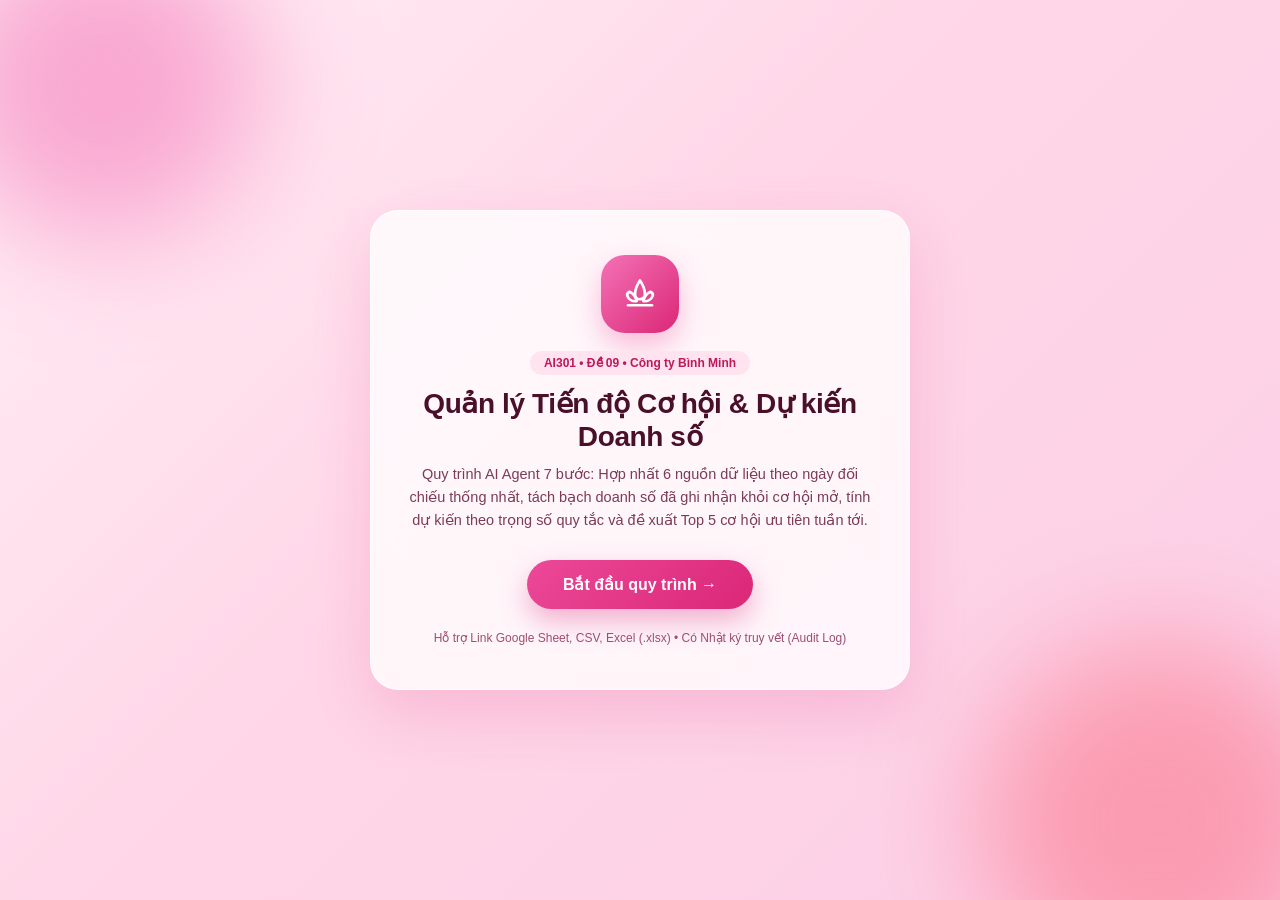
<file: app-de09/index.html>
<!DOCTYPE html>
<html lang="vi">
<head>
  <meta charset="UTF-8" />
  <meta name="viewport" content="width=device-width, initial-scale=1.0" />
  <title>AI301 • Công ty Bình Minh — Tiến độ Cơ hội & Dự kiến Doanh số</title>
  <link rel="stylesheet" href="styles.css" />
  <script src="https://cdn.sheetjs.com/xlsx-0.20.3/package/dist/xlsx.full.min.js"></script>
</head>
<body>

  <!-- ================= MÀN HÌNH 1: WELCOME (MÀU HỒNG) ================= -->
  <section id="welcomeScreen" class="screen welcome-screen">
    <div class="orb orb-1"></div>
    <div class="orb orb-2"></div>

    <div class="welcome-card">
      <div class="welcome-emblem" aria-hidden="true">
        <svg width="36" height="36" viewBox="0 0 24 24" fill="none" stroke="currentColor" stroke-width="1.8" stroke-linecap="round" stroke-linejoin="round">
          <path d="M12 3c2.2 3.2 3.3 6.2 3.3 9.2a3.3 3.3 0 1 1-6.6 0c0-3 1.1-6 3.3-9.2z"/>
          <path d="M5 10.5c2.4 1 4.2 3.4 4.8 6.2-2.8.5-5.3-1-6.2-3.4-.4-1-.2-2 1.4-2.8z"/>
          <path d="M19 10.5c-2.4 1-4.2 3.4-4.8 6.2 2.8.5 5.3-1 6.2-3.4.4-1 .2-2-1.4-2.8z"/>
          <path d="M4 19.5h16"/>
        </svg>
      </div>
      <div class="welcome-tag">AI301 • Đề 09 • Công ty Bình Minh</div>
      <h1 class="welcome-title">Quản lý Tiến độ Cơ hội &amp; Dự kiến Doanh số</h1>
      <p class="welcome-desc">
        Quy trình AI Agent 7 bước: Hợp nhất 6 nguồn dữ liệu theo ngày đối chiếu thống nhất, tách bạch doanh số đã ghi nhận khỏi cơ hội mở, tính dự kiến theo trọng số quy tắc và đề xuất Top 5 cơ hội ưu tiên tuần tới.
      </p>
      <button id="btnStartProcess" class="btn-start-flow">Bắt đầu quy trình →</button>
      <div class="welcome-footer">
        Hỗ trợ Link Google Sheet, CSV, Excel (.xlsx) • Có Nhật ký truy vết (Audit Log)
      </div>
    </div>
  </section>

  <!-- ================= MÀN HÌNH 2: DASHBOARD CHÍNH ================= -->
  <section id="dashboardScreen" class="screen hidden">
    <header class="topbar">
      <div class="brand-row">
        <div class="brand-logo">✦</div>
        <span class="brand-name">AI301 • Bình Minh</span>
        <span class="pill pill-amber">✨ Đề 09</span>
        <span class="pill pill-mint">7-Step Agent</span>
      </div>
      <div class="brand-row">
        <label style="font-size:12px; font-weight:700; color:var(--text-muted);">Ngày đối chiếu:</label>
        <input id="reportDate" type="date" value="2026-11-12" style="width:140px; padding:5px 8px; border-radius:999px; border:1px solid var(--border); font-size:12px;" />
        <button id="btnBackWelcome" class="top-btn">← Màn hình đầu</button>
        <button id="btnExportAll" class="top-btn top-btn-pink" disabled>⬇ Xuất JSON</button>
      </div>
    </header>

    <div class="dash-grid">
      <!-- CỘT TRÁI -->
      <div>
        <!-- Luồng 7 Bước -->
        <div class="win-card">
          <div class="win-head">
            <div class="win-title-wrap">
              <div class="mac-dots"><span class="dot dot-r"></span><span class="dot dot-y"></span><span class="dot dot-g"></span></div>
              <span>Luồng 7 Bước</span>
            </div>
            <span id="flowStatusPill" class="pill pill-mint">Sẵn sàng</span>
          </div>

          <div class="steps-track">
            <div class="step-node" id="step1" title="B1: Tiếp nhận">1</div>
            <div class="step-node" id="step2" title="B2: Làm sạch">2</div>
            <div class="step-node" id="step3" title="B3: Trạng thái">3</div>
            <div class="step-node" id="step4" title="B4: Doanh số">4</div>
            <div class="step-node" id="step5" title="B5: Đánh giá">5</div>
            <div class="step-node" id="step6" title="B6: Top 5">6</div>
            <div class="step-node" id="step7" title="B7: Báo cáo">7</div>
          </div>

          <button id="btnRunAgent" class="btn-run-agent" disabled>CHẠY AGENT</button>

          <div id="agentCallout" class="status-callout">
            Chưa có dữ liệu. Hãy chọn <strong>Mẫu 1 / Mẫu 2</strong> hoặc tải File / Google Sheet bên dưới.
          </div>
        </div>

        <!-- Dữ liệu vào (6 nguồn) -->
        <div class="win-card">
          <div class="win-head">
            <div class="win-title-wrap">
              <div class="mac-dots"><span class="dot dot-r"></span><span class="dot dot-y"></span><span class="dot dot-g"></span></div>
              <span>Dữ liệu vào (6 nguồn)</span>
            </div>
            <button id="btnResetData" style="border:none; background:none; color:#2563eb; font-size:12px; font-weight:700; cursor:pointer;">Reset</button>
          </div>

          <div class="sample-row" style="grid-template-columns:1fr 1fr;">
            <button class="sample-pill active" id="btnSample1">Mẫu 1 (10 NVKD)</button>
            <button class="sample-pill" id="btnSample2">Mẫu 2 (&lt;5 ưu tiên)</button>
          </div>

          <div class="mode-switch">
            <button class="mode-btn active" id="tabFileMode">📄 File</button>
            <button class="mode-btn" id="tabSheetMode">🔗 Sheet</button>
          </div>

          <div id="fileModeBox" class="dropzone">
            <input id="fileInput" type="file" accept=".csv,.xlsx,.xls,.json" multiple style="width:100%; font-size:12px;" />
            <div style="margin-top:6px;">Hỗ trợ <code>.xlsx</code> (6 sheet), nhiều <code>.csv</code> hoặc <code>.json</code></div>
          </div>

          <div id="sheetModeBox" class="dropzone" style="display:none;">
            <input id="gsheetUrl" type="text" placeholder="Dán link Google Sheet công khai..." style="margin-bottom:8px;" />
            <button id="btnLoadGSheet" class="top-btn top-btn-pink" style="width:100%;">Tải dữ liệu Google Sheet</button>
          </div>

          <div id="loadedSummary" class="muted" style="margin-top:10px;">Đang chờ nạp dữ liệu...</div>
        </div>

        <div class="hitl-pill">
          🛡 Quy tắc: Tách doanh số đã bán khỏi cơ hội mở • Dự kiến là ước tính theo trọng số
        </div>
      </div>

      <!-- CỘT PHẢI -->
      <div>
        <div class="tabs-bar">
          <button class="tab-pill active" data-tab="tab-kpi">🏆 KPI &amp; Nhân viên</button>
          <button class="tab-pill" data-tab="tab-top5">⭐ Top 5 Ưu tiên</button>
          <button class="tab-pill" data-tab="tab-anomalies">⚠ Cảnh báo &amp; Dữ liệu sạch</button>
          <button class="tab-pill" data-tab="tab-logs">🔧 Nhật ký</button>
          <button class="tab-pill" data-tab="tab-selftest">🧪 Self-Test</button>
        </div>

        <!-- TAB 1: KPI NHÂN VIÊN -->
        <div id="tab-kpi" class="tab-panel active">
          <div class="highlights-grid">
            <div class="hl-card hl-pink">
              <div class="hl-top">
                <div class="mac-dots"><span class="dot dot-r"></span><span class="dot dot-y"></span><span class="dot dot-g"></span></div>
                <span>💰 DOANH SỐ ĐÃ GHI NHẬN</span>
                <span class="hl-badge" id="hlCompletionPct">0% Mục tiêu</span>
              </div>
              <div class="hl-big" id="hlRecognizedSales">0 VNĐ</div>
              <div class="hl-sub">Tổng hợp từ bảng <code>orders</code> (tách biệt hoàn toàn khỏi cơ hội đang mở).</div>
            </div>

            <div class="hl-card hl-purple">
              <div class="hl-top">
                <div class="mac-dots"><span class="dot dot-r"></span><span class="dot dot-y"></span><span class="dot dot-g"></span></div>
                <span>📈 DỰ KIẾN CƠ HỘI MỞ (TRỌNG SỐ)</span>
                <span class="hl-badge">Ước tính quy tắc</span>
              </div>
              <div class="hl-big" id="hlWeightedForecast">0 VNĐ</div>
              <div class="hl-sub">Ước tính theo trọng số giai đoạn (không phải doanh số chắc chắn). Giá trị thô mở: <strong id="hlOpenRaw">0 VNĐ</strong>.</div>
            </div>

            <div class="hl-card hl-mint">
              <div class="hl-top">
                <div class="mac-dots"><span class="dot dot-r"></span><span class="dot dot-y"></span><span class="dot dot-g"></span></div>
                <span>✨ TÓM TẮT TUẦN</span>
                <span class="hl-badge" id="hlAnomalyBadge">0 Cảnh báo</span>
              </div>
              <div class="hl-sub" style="color:#334155; margin-top:6px;" id="hlTopNote">
                Chạy Agent để xem đánh giá Top 5 cơ hội ưu tiên tuần tiếp theo.
              </div>
            </div>
          </div>

          <div class="win-card">
            <div class="win-head">
              <div class="win-title-wrap">
                <div class="mac-dots"><span class="dot dot-r"></span><span class="dot dot-y"></span><span class="dot dot-g"></span></div>
                <span>Bảng kết quả theo 10 Nhân viên Kinh doanh</span>
              </div>
            </div>
            <div style="overflow-x:auto;">
              <table>
                <thead>
                  <tr>
                    <th>NVKD</th>
                    <th>Mục tiêu kỳ</th>
                    <th>Đã ghi nhận (Orders)</th>
                    <th>% Hoàn thành</th>
                    <th>Cơ hội mở (Thô)</th>
                    <th>Dự kiến (Trọng số)</th>
                    <th>Cảnh báo</th>
                  </tr>
                </thead>
                <tbody id="repTableBody">
                  <tr><td colspan="7" class="muted">Đang tải dữ liệu...</td></tr>
                </tbody>
              </table>
            </div>
          </div>

          <div style="text-align:center; margin-top:4px;">
            <button id="btnJumpTop5" class="top-btn" style="width:100%; padding:11px; border-radius:14px; font-weight:700; color:#be185d;">
              👁 Xem chi tiết Top 5 cơ hội ưu tiên tuần tới •
            </button>
          </div>
        </div>

        <!-- TAB 2: TOP 5 ƯU TIÊN -->
        <div id="tab-top5" class="tab-panel">
          <div class="win-card">
            <div class="win-head">
              <div class="win-title-wrap">
                <div class="mac-dots"><span class="dot dot-r"></span><span class="dot dot-y"></span><span class="dot dot-g"></span></div>
                <span>Danh sách Top 5 cơ hội ưu tiên xử lý tuần tiếp theo</span>
              </div>
              <span id="top5CountBadge" class="pill pill-pink">0/5 cơ hội</span>
            </div>
            <div id="top5ReasonBanner" class="status-callout" style="margin-top:0; margin-bottom:14px;">Chưa có dữ liệu.</div>
            <table>
              <thead><tr><th>Hạng</th><th>Cơ hội &amp; Khách hàng</th><th>Giá trị &amp; Trọng số</th><th>Điểm ưu tiên</th><th>Căn cứ &amp; Việc cần làm</th></tr></thead>
              <tbody id="top5TableBody"></tbody>
            </table>
          </div>
        </div>

        <!-- TAB 3: CẢNH BÁO & DỮ LIỆU SẠCH -->
        <div id="tab-anomalies" class="tab-panel">
          <div class="win-card">
            <div class="win-head">
              <div class="win-title-wrap">
                <div class="mac-dots"><span class="dot dot-r"></span><span class="dot dot-y"></span><span class="dot dot-g"></span></div>
                <span>Cảnh báo bất thường (Thiếu thông tin / Quá hạn / Mâu thuẫn)</span>
              </div>
            </div>
            <table>
              <thead><tr><th>Mã CH</th><th>Khách hàng</th><th>Loại cảnh báo</th><th>Chi tiết phát hiện</th><th>Đề xuất xử lý</th></tr></thead>
              <tbody id="anomaliesTableBody"></tbody>
            </table>
          </div>

          <div class="win-card">
            <div class="win-head">
              <div class="win-title-wrap">
                <div class="mac-dots"><span class="dot dot-r"></span><span class="dot dot-y"></span><span class="dot dot-g"></span></div>
                <span>Bảng dữ liệu sạch sau hợp nhất</span>
              </div>
            </div>
            <div style="overflow-x:auto;">
              <table>
                <thead><tr><th>Mã CH</th><th>Khách hàng</th><th>Giai đoạn chốt</th><th>Giá trị</th><th>Trọng số</th><th>Dự kiến (Ước tính)</th><th>Phân loại</th></tr></thead>
                <tbody id="cleanOppsTableBody"></tbody>
              </table>
            </div>
          </div>
        </div>

        <!-- TAB 4: NHẬT KÝ -->
        <div id="tab-logs" class="tab-panel">
          <div class="win-card">
            <div class="win-head">
              <div class="win-title-wrap">
                <div class="mac-dots"><span class="dot dot-r"></span><span class="dot dot-y"></span><span class="dot dot-g"></span></div>
                <span>Nhật ký Truy vết (Audit Log)</span>
              </div>
            </div>
            <div style="overflow-x:auto; max-height:520px;">
              <table>
                <thead><tr><th>#</th><th>Bước</th><th>Đối tượng</th><th>Tool Call</th><th>Input / Output</th><th>Quy tắc</th></tr></thead>
                <tbody id="auditTableBody"></tbody>
              </table>
            </div>
          </div>
        </div>

        <!-- TAB 5: SELF-TEST -->
        <div id="tab-selftest" class="tab-panel">
          <div class="win-card">
            <div class="win-head">
              <div class="win-title-wrap">
                <div class="mac-dots"><span class="dot dot-r"></span><span class="dot dot-y"></span><span class="dot dot-g"></span></div>
                <span>Kiểm thử tự động Đề 09 (Thông thường / Thiếu DL / Ranh giới &lt;5 ưu tiên)</span>
              </div>
              <button id="btnRunSelfTest" class="top-btn top-btn-pink">Chạy Self-Test ngay</button>
            </div>
            <div id="selfTestResults" class="muted">Bấm "Chạy Self-Test ngay" để kiểm tra toàn bộ quy tắc Đề 09.</div>
          </div>
        </div>
      </div>
    </div>
  </section>

  <script type="module" src="js/main09.js"></script>
</body>
</html>
</file>
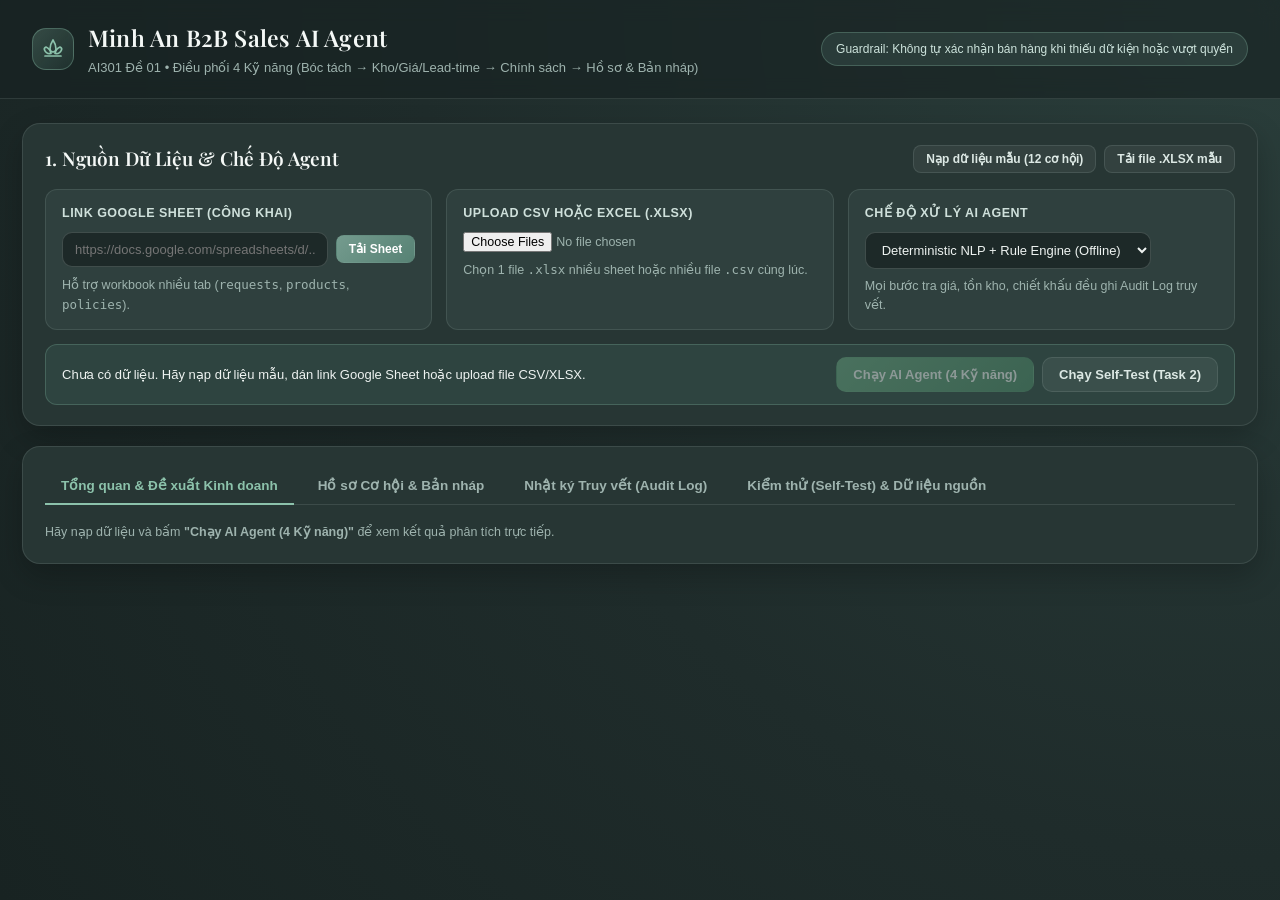
<file: app-v2/index.html>
<!DOCTYPE html>
<html lang="vi">
<head>
  <meta charset="UTF-8" />
  <meta name="viewport" content="width=device-width, initial-scale=1.0" />
  <title>Minh An B2B AI Agent — Forest Sage Edition</title>
  <link rel="preconnect" href="https://fonts.googleapis.com" />
  <link rel="preconnect" href="https://fonts.gstatic.com" crossorigin />
  <link href="https://fonts.googleapis.com/css2?family=Playfair+Display:wght@500;600;700&display=swap" rel="stylesheet" />
  <link rel="stylesheet" href="styles.css" />
  <script src="https://cdn.sheetjs.com/xlsx-0.20.3/package/dist/xlsx.full.min.js"></script>
</head>
<body>
  <header class="topbar">
    <div class="brand">
      <div class="lotus-icon" aria-hidden="true">
        <svg width="24" height="24" viewBox="0 0 24 24" fill="none" stroke="currentColor" stroke-width="1.7" stroke-linecap="round" stroke-linejoin="round">
          <path d="M12 3c2 3 3 6 3 9a3 3 0 1 1-6 0c0-3 1-6 3-9z"/>
          <path d="M5 10c2.5 1 4.5 3.5 5 6.5-3 .5-5.5-1-6.5-3.5-.4-1-.2-2.2 1.5-3z"/>
          <path d="M19 10c-2.5 1-4.5 3.5-5 6.5 3 .5 5.5-1 6.5-3.5.4-1 .2-2.2-1.5-3z"/>
          <path d="M4 19h16"/>
        </svg>
      </div>
      <div>
        <h1>Minh An B2B Sales AI Agent</h1>
        <p>AI301 Đề 01 • Điều phối 4 Kỹ năng (Bóc tách → Kho/Giá/Lead-time → Chính sách → Hồ sơ & Bản nháp)</p>
      </div>
    </div>
    <div class="pill-guardrail">Guardrail: Không tự xác nhận bán hàng khi thiếu dữ kiện hoặc vượt quyền</div>
  </header>

  <main class="container">
    <!-- NẠP DỮ LIỆU & CẤU HÌNH -->
    <section class="card">
      <div class="card-header">
        <h2>1. Nguồn Dữ Liệu & Chế Độ Agent</h2>
        <div class="row">
          <button id="btnLoadSample" class="btn btn-ghost btn-sm">Nạp dữ liệu mẫu (12 cơ hội)</button>
          <button id="btnDownloadTemplate" class="btn btn-ghost btn-sm">Tải file .XLSX mẫu</button>
        </div>
      </div>

      <div class="input-grid">
        <div class="input-tile">
          <label for="gsheetUrl">Link Google Sheet (Công khai)</label>
          <div class="row">
            <input id="gsheetUrl" type="text" class="grow" placeholder="https://docs.google.com/spreadsheets/d/..." />
            <button id="btnLoadGSheet" class="btn btn-sage btn-sm">Tải Sheet</button>
          </div>
          <p class="muted" style="margin:8px 0 0;">Hỗ trợ workbook nhiều tab (<code>requests</code>, <code>products</code>, <code>policies</code>).</p>
        </div>

        <div class="input-tile">
          <label for="fileInput">Upload CSV hoặc Excel (.xlsx)</label>
          <div class="row">
            <input id="fileInput" type="file" accept=".csv,.xlsx,.xls,.json" multiple />
          </div>
          <p class="muted" style="margin:8px 0 0;">Chọn 1 file <code>.xlsx</code> nhiều sheet hoặc nhiều file <code>.csv</code> cùng lúc.</p>
        </div>

        <div class="input-tile">
          <label for="llmProvider">Chế độ xử lý AI Agent</label>
          <div class="row">
            <select id="llmProvider">
              <option value="offline">Deterministic NLP + Rule Engine (Offline)</option>
              <option value="gemini">Gemini API (NLP + Rule Tools)</option>
              <option value="openai">OpenAI API (GPT-4o-mini + Rule Tools)</option>
            </select>
            <input id="llmApiKey" type="password" class="grow" placeholder="API Key (nếu dùng Gemini/OpenAI)" style="display:none;" />
          </div>
          <p class="muted" style="margin:8px 0 0;">Mọi bước tra giá, tồn kho, chiết khấu đều ghi Audit Log truy vết.</p>
        </div>
      </div>

      <div class="status-ribbon">
        <div id="datasetSummary">Chưa có dữ liệu. Hãy nạp dữ liệu mẫu, dán link Google Sheet hoặc upload file CSV/XLSX.</div>
        <div class="row">
          <button id="btnRunAgent" class="btn btn-mint" disabled>Chạy AI Agent (4 Kỹ năng)</button>
          <button id="btnRunSelfTest" class="btn btn-ghost">Chạy Self-Test (Task 2)</button>
        </div>
      </div>
    </section>

    <!-- OUTPUT TRỰC TIẾP TRÊN GIAO DIỆN -->
    <section class="card">
      <div class="tabs">
        <button class="tab-btn active" data-tab="tab-overview">Tổng quan & Đề xuất Kinh doanh</button>
        <button class="tab-btn" data-tab="tab-dossiers">Hồ sơ Cơ hội & Bản nháp</button>
        <button class="tab-btn" data-tab="tab-audit">Nhật ký Truy vết (Audit Log)</button>
        <button class="tab-btn" data-tab="tab-selftest">Kiểm thử (Self-Test) & Dữ liệu nguồn</button>
      </div>

      <!-- TAB 1: TỔNG QUAN -->
      <div id="tab-overview" class="tab-panel active">
        <div id="overviewEmpty" class="muted">Hãy nạp dữ liệu và bấm <strong>"Chạy AI Agent (4 Kỹ năng)"</strong> để xem kết quả phân tích trực tiếp.</div>
        <div id="overviewContent" style="display:none;">
          <div class="session-grid" id="kpiGrid"></div>

          <div class="split-layout">
            <div class="sub-card">
              <h3>Phân bổ Cơ hội & Giá trị Pipeline</h3>
              <div id="pipelineBars" style="margin-bottom:14px;"></div>
              <table>
                <thead>
                  <tr>
                    <th>Trạng thái</th>
                    <th>Số lượng</th>
                    <th>Tổng giá trị</th>
                    <th>Tính Pipeline?</th>
                  </tr>
                </thead>
                <tbody id="summaryTableBody"></tbody>
              </table>
            </div>

            <div class="sub-card">
              <h3>Đề xuất Kinh doanh cho Trưởng phòng</h3>
              <ul id="businessRecommendations" class="rec-list"></ul>
            </div>
          </div>
        </div>
      </div>

      <!-- TAB 2: HỒ SƠ CƠ HỘI -->
      <div id="tab-dossiers" class="tab-panel">
        <div class="row" style="margin-bottom:14px;">
          <select id="filterStatus">
            <option value="ALL">Tất cả trạng thái</option>
            <option value="Có thể tiếp tục">Có thể tiếp tục</option>
            <option value="Chờ duyệt">Chờ duyệt</option>
            <option value="Cần bổ sung thông tin">Cần bổ sung thông tin</option>
            <option value="Chưa đáp ứng">Chưa đáp ứng</option>
          </select>
          <input id="searchOpp" type="text" class="grow" placeholder="Tìm theo Mã YC, Khách hàng, NVKD..." />
        </div>

        <div class="split-layout">
          <div style="overflow-x:auto;">
            <table>
              <thead>
                <tr>
                  <th>Mã YC</th>
                  <th>Khách hàng & NVKD</th>
                  <th>Trạng thái</th>
                  <th>Giá trị đề xuất</th>
                  <th>Chi tiết</th>
                </tr>
              </thead>
              <tbody id="oppTableBody"></tbody>
            </table>
          </div>

          <div id="dossierDetail" class="sub-card">
            <p class="muted">Chọn một cơ hội bên trái để xem hồ sơ đối chiếu chi tiết, bản nháp phản hồi khách hàng và phiếu chuyển duyệt.</p>
          </div>
        </div>
      </div>

      <!-- TAB 3: AUDIT LOG -->
      <div id="tab-audit" class="tab-panel">
        <div class="row" style="margin-bottom:14px; justify-content:space-between;">
          <div class="row">
            <select id="filterLogReq">
              <option value="ALL">Tất cả Mã Yêu cầu</option>
            </select>
            <span id="logSaveStatus" class="muted"></span>
          </div>
          <button id="btnExportLogs" class="btn btn-ghost btn-sm" disabled>Tải Audit Log (.json)</button>
        </div>
        <div style="overflow-x:auto; max-height:520px;">
          <table>
            <thead>
              <tr>
                <th>#</th>
                <th>Mã YC</th>
                <th>Kỹ năng (Skill)</th>
                <th>Công cụ (Tool)</th>
                <th>Đầu vào / Đầu ra</th>
                <th>Quy tắc áp dụng</th>
              </tr>
            </thead>
            <tbody id="auditTableBody"></tbody>
          </table>
        </div>
      </div>

      <!-- TAB 4: SELF-TEST & SOURCE DATA -->
      <div id="tab-selftest" class="tab-panel">
        <div id="selfTestResults" style="margin-bottom:18px;">
          <p class="muted">Nhấn <strong>"Chạy Self-Test (Task 2)"</strong> để kiểm thử tự động các ca Thông thường, Thiếu dữ liệu và Ranh giới quy tắc.</p>
        </div>
        <div class="split-layout">
          <div class="sub-card">
            <h3>Danh mục sản phẩm, giá & tồn kho</h3>
            <div style="overflow-x:auto;">
              <table>
                <thead><tr><th>SKU</th><th>Tên sản phẩm</th><th>Đơn giá</th><th>Tồn</th><th>Lead-time</th></tr></thead>
                <tbody id="catalogTableBody"></tbody>
              </table>
            </div>
          </div>
          <div class="sub-card">
            <h3>Chính sách chiết khấu & chuyển duyệt</h3>
            <div style="overflow-x:auto;">
              <table>
                <thead><tr><th>Mã</th><th>Vai trò</th><th>CK tối đa</th><th>Người duyệt</th></tr></thead>
                <tbody id="policyTableBody"></tbody>
              </table>
            </div>
          </div>
        </div>
      </div>
    </section>
  </main>

  <script type="module" src="js/main.js"></script>
</body>
</html>
</file>
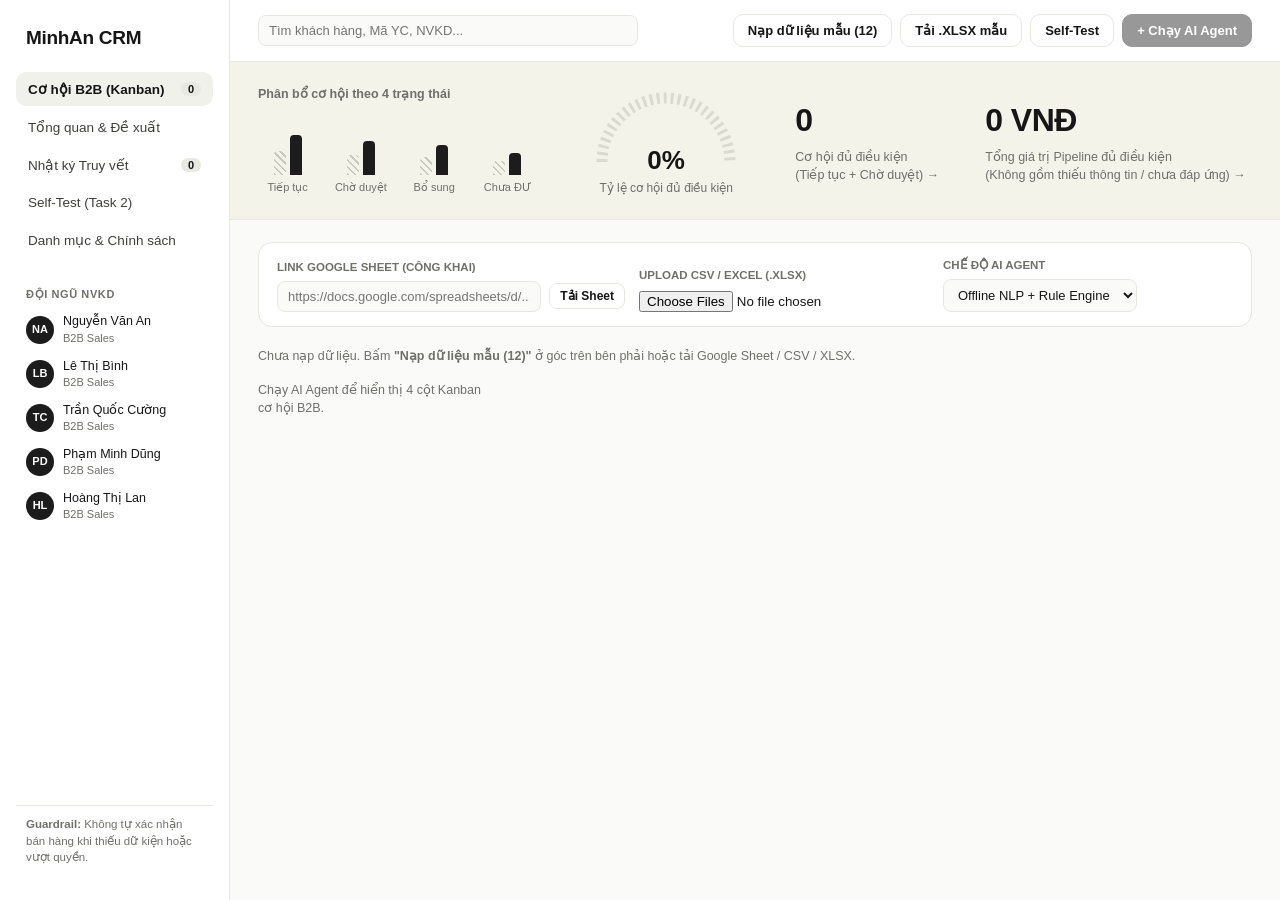
<file: app-v3/index.html>
<!DOCTYPE html>
<html lang="vi">
<head>
  <meta charset="UTF-8" />
  <meta name="viewport" content="width=device-width, initial-scale=1.0" />
  <title>MinhAn CRM — B2B Sales AI Agent (AI301 Đề 01)</title>
  <link rel="stylesheet" href="styles.css" />
  <script src="https://cdn.sheetjs.com/xlsx-0.20.3/package/dist/xlsx.full.min.js"></script>
</head>
<body>
  <div class="app-shell">
    <!-- SIDEBAR -->
    <aside class="sidebar">
      <div>
        <div class="brand-title">MinhAn CRM</div>
        <div class="nav-group">
          <button class="nav-item active" data-view="view-kanban">
            <span>Cơ hội B2B (Kanban)</span>
            <span class="nav-count" id="navOppCount">0</span>
          </button>
          <button class="nav-item" data-view="view-summary">
            <span>Tổng quan & Đề xuất</span>
          </button>
          <button class="nav-item" data-view="view-audit">
            <span>Nhật ký Truy vết</span>
            <span class="nav-count" id="navLogCount">0</span>
          </button>
          <button class="nav-item" data-view="view-selftest">
            <span>Self-Test (Task 2)</span>
          </button>
          <button class="nav-item" data-view="view-catalog">
            <span>Danh mục & Chính sách</span>
          </button>
        </div>

        <div class="nav-label">Đội ngũ NVKD</div>
        <div class="rep-list" id="repList">
          <div class="rep-row"><div class="rep-avatar">NA</div><div><div>Nguyễn Văn An</div><div class="rep-role">B2B Sales</div></div></div>
          <div class="rep-row"><div class="rep-avatar">LB</div><div><div>Lê Thị Bình</div><div class="rep-role">B2B Sales</div></div></div>
          <div class="rep-row"><div class="rep-avatar">TC</div><div><div>Trần Quốc Cường</div><div class="rep-role">B2B Sales</div></div></div>
          <div class="rep-row"><div class="rep-avatar">PD</div><div><div>Phạm Minh Dũng</div><div class="rep-role">B2B Sales</div></div></div>
          <div class="rep-row"><div class="rep-avatar">HL</div><div><div>Hoàng Thị Lan</div><div class="rep-role">B2B Sales</div></div></div>
        </div>
      </div>

      <div class="muted" style="padding:10px; border-top:1px solid var(--border); font-size:11.5px;">
        <strong>Guardrail:</strong> Không tự xác nhận bán hàng khi thiếu dữ kiện hoặc vượt quyền.
      </div>
    </aside>

    <!-- MAIN AREA -->
    <div class="main-area">
      <!-- TOPBAR -->
      <header class="topbar">
        <div class="search-wrap">
          <input id="searchOpp" class="search-input" type="text" placeholder="Tìm khách hàng, Mã YC, NVKD..." />
        </div>
        <div class="top-actions">
          <button id="btnLoadSample" class="btn">Nạp dữ liệu mẫu (12)</button>
          <button id="btnDownloadTemplate" class="btn">Tải .XLSX mẫu</button>
          <button id="btnRunSelfTest" class="btn">Self-Test</button>
          <button id="btnRunAgent" class="btn btn-black" disabled>+ Chạy AI Agent</button>
        </div>
      </header>

      <!-- WARM IVORY ANALYTICS BANNER -->
      <section class="ivory-banner">
        <div>
          <div class="banner-title">Phân bổ cơ hội theo 4 trạng thái</div>
          <div class="mini-bars" id="miniBars">
            <div class="bar-col"><div class="bar-pair"><div class="bar-striped" style="height:24px;"></div><div class="bar-solid" style="height:40px;"></div></div><div class="bar-lbl">Tiếp tục</div></div>
            <div class="bar-col"><div class="bar-pair"><div class="bar-striped" style="height:20px;"></div><div class="bar-solid" style="height:34px;"></div></div><div class="bar-lbl">Chờ duyệt</div></div>
            <div class="bar-col"><div class="bar-pair"><div class="bar-striped" style="height:18px;"></div><div class="bar-solid" style="height:30px;"></div></div><div class="bar-lbl">Bổ sung</div></div>
            <div class="bar-col"><div class="bar-pair"><div class="bar-striped" style="height:14px;"></div><div class="bar-solid" style="height:22px;"></div></div><div class="bar-lbl">Chưa ĐƯ</div></div>
          </div>
        </div>

        <div class="gauge-wrap">
          <svg width="160" height="86" viewBox="0 0 160 86">
            <path d="M 16 78 A 64 64 0 0 1 144 78" fill="none" stroke="#dadad0" stroke-width="11" stroke-dasharray="3 4" />
            <path id="gaugeArc" d="M 16 78 A 64 64 0 0 1 144 78" fill="none" stroke="#1c1c1c" stroke-width="11" stroke-dasharray="0 220" />
          </svg>
          <div class="gauge-pct" id="gaugePct">0%</div>
          <div class="gauge-sub">Tỷ lệ cơ hội đủ điều kiện</div>
        </div>

        <div>
          <div class="big-metric-num" id="metricEligibleCount">0</div>
          <div class="big-metric-sub">Cơ hội đủ điều kiện<br>(Tiếp tục + Chờ duyệt) →</div>
        </div>

        <div>
          <div class="big-metric-num" id="metricEligibleValue">0 VNĐ</div>
          <div class="big-metric-sub">Tổng giá trị Pipeline đủ điều kiện<br>(Không gồm thiếu thông tin / chưa đáp ứng) →</div>
        </div>
      </section>

      <!-- CONTENT -->
      <div class="content-pad">
        <!-- DATA INPUT STRIP -->
        <div class="loader-strip">
          <div>
            <span class="field-lbl">Link Google Sheet (công khai)</span>
            <div class="row">
              <input id="gsheetUrl" type="text" class="grow" placeholder="https://docs.google.com/spreadsheets/d/..." />
              <button id="btnLoadGSheet" class="btn btn-sm">Tải Sheet</button>
            </div>
          </div>
          <div>
            <span class="field-lbl">Upload CSV / Excel (.xlsx)</span>
            <input id="fileInput" type="file" accept=".csv,.xlsx,.xls,.json" multiple />
          </div>
          <div>
            <span class="field-lbl">Chế độ AI Agent</span>
            <div class="row">
              <select id="llmProvider">
                <option value="offline">Offline NLP + Rule Engine</option>
                <option value="gemini">Gemini API</option>
                <option value="openai">OpenAI API</option>
              </select>
              <input id="llmApiKey" type="password" class="grow" placeholder="API Key..." style="display:none;" />
            </div>
          </div>
        </div>

        <div id="datasetSummary" class="muted" style="margin-bottom:16px;">
          Chưa nạp dữ liệu. Bấm <strong>"Nạp dữ liệu mẫu (12)"</strong> ở góc trên bên phải hoặc tải Google Sheet / CSV / XLSX.
        </div>

        <!-- VIEW 1: KANBAN -->
        <div id="view-kanban" class="view-panel active">
          <div class="kanban-grid" id="kanbanBoard">
            <div class="muted">Chạy AI Agent để hiển thị 4 cột Kanban cơ hội B2B.</div>
          </div>
        </div>

        <!-- VIEW 2: SUMMARY & RECOMMENDATIONS -->
        <div id="view-summary" class="view-panel">
          <div class="card-box">
            <h3 style="margin:0 0 12px;">Bảng tổng hợp phân loại & Giá trị đủ điều kiện</h3>
            <table>
              <thead><tr><th>Trạng thái</th><th>Số cơ hội</th><th>Tổng giá trị</th><th>Tính vào Pipeline đủ điều kiện?</th></tr></thead>
              <tbody id="summaryTableBody"></tbody>
            </table>
          </div>
          <div class="card-box">
            <h3 style="margin:0 0 10px;">Đề xuất kinh doanh cho Trưởng phòng</h3>
            <ul id="businessRecommendations" style="margin:0; padding-left:18px;"></ul>
          </div>
        </div>

        <!-- VIEW 3: AUDIT LOG -->
        <div id="view-audit" class="view-panel">
          <div class="card-box">
            <div class="row" style="justify-content:space-between; margin-bottom:12px;">
              <div class="row">
                <select id="filterLogReq"><option value="ALL">Tất cả Mã YC</option></select>
                <span id="logSaveStatus" class="muted"></span>
              </div>
              <button id="btnExportLogs" class="btn btn-sm" disabled>Tải Audit Log (.json)</button>
            </div>
            <div style="overflow-x:auto; max-height:520px;">
              <table>
                <thead><tr><th>#</th><th>Mã YC</th><th>Skill</th><th>Tool Call</th><th>Input / Output</th><th>Quy tắc</th></tr></thead>
                <tbody id="auditTableBody"></tbody>
              </table>
            </div>
          </div>
        </div>

        <!-- VIEW 4: SELF-TEST -->
        <div id="view-selftest" class="view-panel">
          <div class="card-box" id="selfTestResults">
            <p class="muted">Bấm <strong>"Self-Test"</strong> trên thanh công cụ để kiểm thử 12 ca chuẩn (Thông thường, Thiếu dữ liệu, Ranh giới).</p>
          </div>
        </div>

        <!-- VIEW 5: CATALOG & POLICIES -->
        <div id="view-catalog" class="view-panel">
          <div class="card-box">
            <h3 style="margin:0 0 10px;">Danh mục sản phẩm, giá & tồn kho</h3>
            <table>
              <thead><tr><th>SKU</th><th>Tên sản phẩm</th><th>Đơn giá</th><th>Tồn</th><th>Lead-time</th></tr></thead>
              <tbody id="catalogTableBody"></tbody>
            </table>
          </div>
          <div class="card-box">
            <h3 style="margin:0 0 10px;">Chính sách chiết khấu & chuyển duyệt</h3>
            <table>
              <thead><tr><th>Mã</th><th>Vai trò</th><th>CK tối đa</th><th>Người duyệt</th></tr></thead>
              <tbody id="policyTableBody"></tbody>
            </table>
          </div>
        </div>
      </div>
    </div>
  </div>

  <!-- SLIDE-OVER DOSSIER DRAWER -->
  <div class="drawer-backdrop" id="drawerBackdrop">
    <div class="drawer" id="drawerContent"></div>
  </div>

  <script type="module" src="js/main.js"></script>
</body>
</html>
</file>
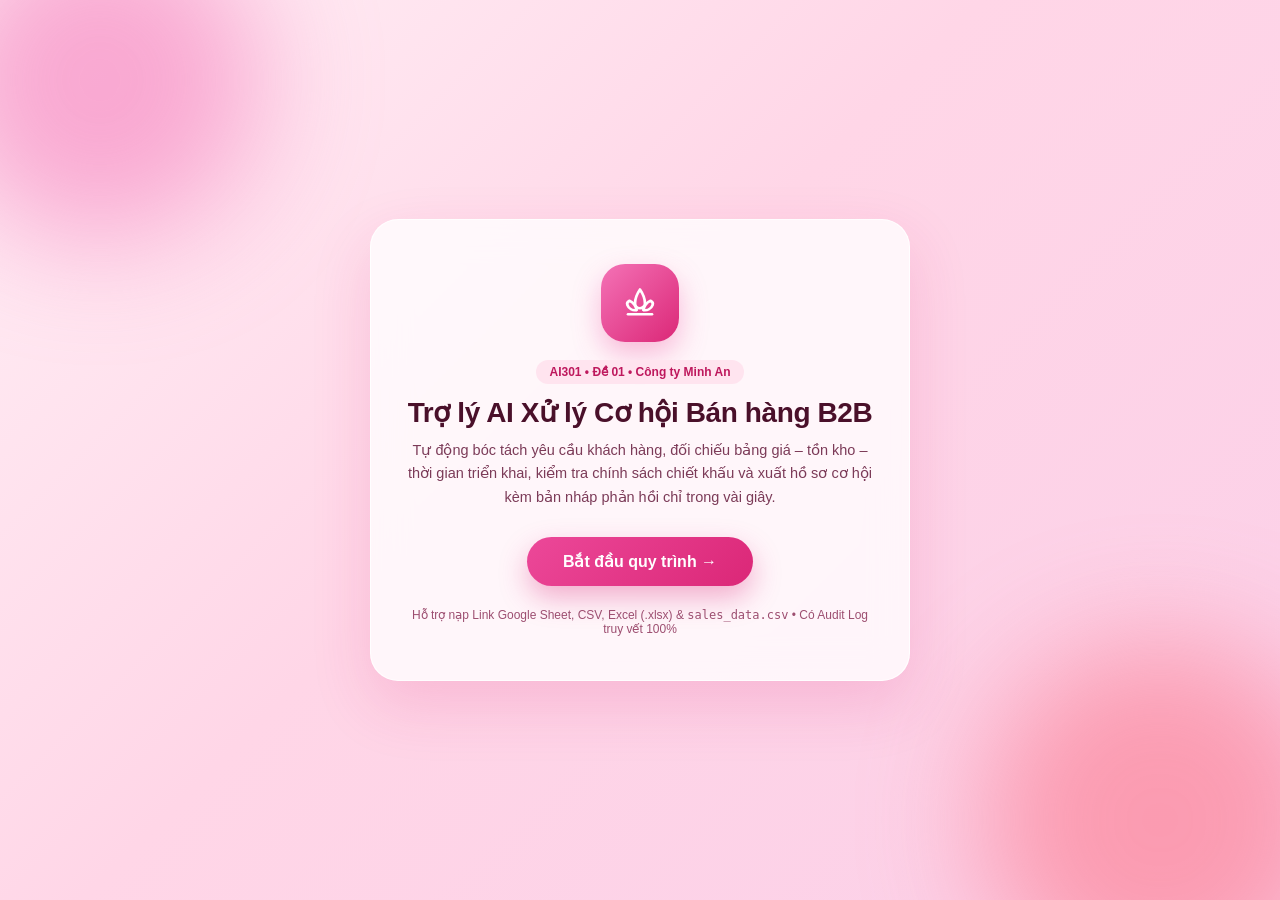
<file: app-v4/index.html>
<!DOCTYPE html>
<html lang="vi">
<head>
  <meta charset="UTF-8" />
  <meta name="viewport" content="width=device-width, initial-scale=1.0" />
  <title>AI301 • Công ty Minh An — Xử lý Cơ hội B2B</title>
  <link rel="stylesheet" href="styles.css" />
  <script src="https://cdn.sheetjs.com/xlsx-0.20.3/package/dist/xlsx.full.min.js"></script>
</head>
<body>

  <!-- ================= MÀN HÌNH 1: WELCOME (MÀU HỒNG) ================= -->
  <section id="welcomeScreen" class="screen welcome-screen">
    <div class="orb orb-1"></div>
    <div class="orb orb-2"></div>

    <div class="welcome-card">
      <div class="welcome-emblem" aria-hidden="true">
        <svg width="36" height="36" viewBox="0 0 24 24" fill="none" stroke="currentColor" stroke-width="1.8" stroke-linecap="round" stroke-linejoin="round">
          <path d="M12 3c2.2 3.2 3.3 6.2 3.3 9.2a3.3 3.3 0 1 1-6.6 0c0-3 1.1-6 3.3-9.2z"/>
          <path d="M5 10.5c2.4 1 4.2 3.4 4.8 6.2-2.8.5-5.3-1-6.2-3.4-.4-1-.2-2 1.4-2.8z"/>
          <path d="M19 10.5c-2.4 1-4.2 3.4-4.8 6.2 2.8.5 5.3-1 6.2-3.4.4-1 .2-2-1.4-2.8z"/>
          <path d="M4 19.5h16"/>
        </svg>
      </div>
      <div class="welcome-tag">AI301 • Đề 01 • Công ty Minh An</div>
      <h1 class="welcome-title">Trợ lý AI Xử lý Cơ hội Bán hàng B2B</h1>
      <p class="welcome-desc">
        Tự động bóc tách yêu cầu khách hàng, đối chiếu bảng giá – tồn kho – thời gian triển khai, kiểm tra chính sách chiết khấu và xuất hồ sơ cơ hội kèm bản nháp phản hồi chỉ trong vài giây.
      </p>
      <button id="btnStartProcess" class="btn-start-flow">Bắt đầu quy trình →</button>
      <div class="welcome-footer">
        Hỗ trợ nạp Link Google Sheet, CSV, Excel (.xlsx) &amp; <code>sales_data.csv</code> • Có Audit Log truy vết 100%
      </div>
    </div>
  </section>

  <!-- ================= MÀN HÌNH 2: DASHBOARD CHÍNH ================= -->
  <section id="dashboardScreen" class="screen hidden">
    <header class="topbar">
      <div class="brand-row">
        <div class="brand-logo">✦</div>
        <span class="brand-name">AI301 • Minh An</span>
        <span class="pill pill-amber">✨ Đề 01</span>
        <span id="modeBadge" class="pill pill-mint">offline_rule_engine</span>
      </div>
      <div class="brand-row">
        <span id="sessionIdPill" class="pill pill-lav">MA-SESSION</span>
        <button id="btnBackWelcome" class="top-btn">← Màn hình đầu</button>
        <button id="btnToggleSettings" class="top-btn">⚙ Cài đặt AI</button>
        <button id="btnExportAll" class="top-btn top-btn-pink" disabled>⬇ Xuất JSON</button>
      </div>
    </header>

    <!-- Cài đặt LLM (ẩn/hiện mượt) -->
    <div id="settingsBar" style="display:none; max-width:1400px; margin:12px auto 0; padding:0 20px;">
      <div class="win-card" style="margin-bottom:0; display:flex; gap:12px; align-items:center; flex-wrap:wrap;">
        <strong style="font-size:13px;">Chế độ AI Agent:</strong>
        <select id="llmProvider" style="width:240px;">
          <option value="offline">Offline NLP + Rule Engine</option>
          <option value="gemini">Gemini API (NLP + Rule Tools)</option>
          <option value="openai">OpenAI API (GPT-4o-mini + Rule Tools)</option>
        </select>
        <input id="llmApiKey" type="password" placeholder="Nhập API Key (nếu dùng Gemini/OpenAI)..." style="width:280px; display:none;" />
        <span class="muted">Dù chọn chế độ nào, mọi bước tra giá, tồn kho, chiết khấu đều gọi công cụ chuẩn có Audit Log.</span>
      </div>
    </div>

    <div class="dash-grid">
      <!-- CỘT TRÁI -->
      <div>
        <!-- Luồng 4 Kỹ năng -->
        <div class="win-card">
          <div class="win-head">
            <div class="win-title-wrap">
              <div class="mac-dots"><span class="dot dot-r"></span><span class="dot dot-y"></span><span class="dot dot-g"></span></div>
              <span>Luồng 4 Kỹ năng</span>
            </div>
            <span id="flowStatusPill" class="pill pill-mint">Sẵn sàng</span>
          </div>

          <div class="steps-track">
            <div class="step-node" id="step1" title="Skill 1: Bóc tách">1</div>
            <div class="step-node" id="step2" title="Skill 2: Kho & Giá">2</div>
            <div class="step-node" id="step3" title="Skill 3: Chính sách">3</div>
            <div class="step-node" id="step4" title="Skill 4: Hồ sơ & Nháp">4</div>
          </div>

          <button id="btnRunAgent" class="btn-run-agent" disabled>CHẠY AGENT</button>

          <div id="agentCallout" class="status-callout">
            Chưa có dữ liệu. Hãy chọn <strong>Mẫu 1 / Mẫu 2 / Mẫu 3</strong> hoặc tải tệp / Google Sheet bên dưới.
          </div>
        </div>

        <!-- Dữ liệu vào -->
        <div class="win-card">
          <div class="win-head">
            <div class="win-title-wrap">
              <div class="mac-dots"><span class="dot dot-r"></span><span class="dot dot-y"></span><span class="dot dot-g"></span></div>
              <span>Dữ liệu vào</span>
            </div>
            <button id="btnResetData" style="border:none; background:none; color:#2563eb; font-size:12px; font-weight:700; cursor:pointer;">Reset</button>
          </div>

          <div class="sample-row">
            <button class="sample-pill active" id="btnSample1">Mẫu 1 (12)</button>
            <button class="sample-pill" id="btnSample2">Mẫu 2 (.XLSX)</button>
            <button class="sample-pill" id="btnSample3">Mẫu 3 (Sales)</button>
          </div>

          <div class="mode-switch">
            <button class="mode-btn active" id="tabFileMode">📄 File</button>
            <button class="mode-btn" id="tabSheetMode">🔗 Sheet</button>
          </div>

          <div id="fileModeBox" class="dropzone">
            <input id="fileInput" type="file" accept=".csv,.xlsx,.xls,.json" multiple style="width:100%; font-size:12px;" />
            <div style="margin-top:6px;">Hỗ trợ <code>.csv</code>, <code>.xlsx</code> nhiều tab hoặc <code>sales_data.csv</code></div>
          </div>

          <div id="sheetModeBox" class="dropzone" style="display:none;">
            <input id="gsheetUrl" type="text" placeholder="Dán link Google Sheet công khai..." style="margin-bottom:8px;" />
            <button id="btnLoadGSheet" class="top-btn top-btn-pink" style="width:100%;">Tải dữ liệu Google Sheet</button>
          </div>

          <div id="loadedSummary" class="muted" style="margin-top:10px;">Đang chờ nạp dữ liệu...</div>
        </div>

        <div class="hitl-pill">
          🛡 HITL: Không tự xác nhận bán hàng khi thiếu dữ kiện hoặc vượt quyền
        </div>
      </div>

      <!-- CỘT PHẢI -->
      <div>
        <div class="tabs-bar">
          <button class="tab-pill active" data-tab="tab-results">🏆 Kết quả</button>
          <button class="tab-pill" data-tab="tab-proposals">📝 Đề xuất</button>
          <button class="tab-pill" data-tab="tab-errors">⚠ Lỗi DL &amp; Bổ sung</button>
          <button class="tab-pill" data-tab="tab-logs">🔧 Nhật ký</button>
          <button class="tab-pill" data-tab="tab-selftest">🧪 Self-Test</button>
        </div>

        <!-- TAB 1: KẾT QUẢ -->
        <div id="tab-results" class="tab-panel active">
          <div class="highlights-grid">
            <div class="hl-card hl-pink">
              <div class="hl-top">
                <div class="mac-dots"><span class="dot dot-r"></span><span class="dot dot-y"></span><span class="dot dot-g"></span></div>
                <span>🔥 ĐỦ ĐIỀU KIỆN (TIẾP TỤC + CHỜ DUYỆT)</span>
                <span class="hl-badge" id="hlEligibleCount">0 YC</span>
              </div>
              <div class="hl-big" id="hlEligibleValue">0 VNĐ</div>
              <div class="hl-sub">Tổng giá trị các cơ hội đủ điều kiện kinh doanh (không gộp nhóm thiếu thông tin / chưa đáp ứng).</div>
            </div>

            <div class="hl-card hl-purple">
              <div class="hl-top">
                <div class="mac-dots"><span class="dot dot-r"></span><span class="dot dot-y"></span><span class="dot dot-g"></span></div>
                <span>⏳ CẦN CHUYỂN DUYỆT (VƯỢT QUYỀN)</span>
                <span class="hl-badge" id="hlApprovalCount">0 YC</span>
              </div>
              <div class="hl-big" id="hlApprovalValue">0 VNĐ</div>
              <div class="hl-sub">Các cơ hội vượt ngưỡng chiết khấu NVKD, đã lập sẵn Phiếu chuyển duyệt cho Trưởng phòng / BGĐ.</div>
            </div>

            <div class="hl-card hl-mint">
              <div class="hl-top">
                <div class="mac-dots"><span class="dot dot-r"></span><span class="dot dot-y"></span><span class="dot dot-g"></span></div>
                <span>✨ TÓM TẮT</span>
                <span class="hl-badge" id="hlAuditCount">0 Log</span>
              </div>
              <div style="display:flex; flex-wrap:wrap; gap:6px; margin:8px 0;" id="hlChips">
                <span class="chip chip-green">✓ Tiếp tục: 0</span>
                <span class="chip chip-purple">⏳ Chờ duyệt: 0</span>
                <span class="chip chip-amber">⚠ Bổ sung: 0</span>
                <span class="chip chip-red">✕ Chưa ĐƯ: 0</span>
              </div>
              <div class="hl-sub" style="color:#475569;">Độ đầy đủ xử lý: <strong id="hlCompleteness">0/0 cơ hội</strong></div>
            </div>
          </div>

          <div class="win-card">
            <div class="win-head">
              <div class="win-title-wrap">
                <div class="mac-dots"><span class="dot dot-r"></span><span class="dot dot-y"></span><span class="dot dot-g"></span></div>
                <span>Bảng đối chiếu cơ hội B2B</span>
              </div>
              <div style="display:flex; gap:8px; align-items:center;">
                <select id="filterStatus" style="width:170px;">
                  <option value="ALL">Tất cả trạng thái</option>
                  <option value="Có thể tiếp tục">Có thể tiếp tục</option>
                  <option value="Chờ duyệt">Chờ duyệt</option>
                  <option value="Cần bổ sung thông tin">Cần bổ sung thông tin</option>
                  <option value="Chưa đáp ứng">Chưa đáp ứng</option>
                </select>
                <span class="muted">Bấm dòng để xem hồ sơ</span>
              </div>
            </div>

            <div style="overflow-x:auto;">
              <table>
                <thead>
                  <tr>
                    <th>Mã YC</th>
                    <th>Khách hàng &amp; NVKD</th>
                    <th>Ngân sách</th>
                    <th>Chiết khấu</th>
                    <th>Giá trị đề xuất</th>
                    <th>Trạng thái &amp; Hành động</th>
                  </tr>
                </thead>
                <tbody id="resultsTableBody">
                  <tr><td colspan="6" class="muted">Hãy bấm <strong>CHẠY AGENT</strong> ở cột trái để xem bảng đối chiếu.</td></tr>
                </tbody>
              </table>
            </div>
          </div>
        </div>

        <!-- TAB 2: ĐỀ XUẤT -->
        <div id="tab-proposals" class="tab-panel">
          <div class="win-card">
            <div class="win-head">
              <div class="win-title-wrap">
                <div class="mac-dots"><span class="dot dot-r"></span><span class="dot dot-y"></span><span class="dot dot-g"></span></div>
                <span>Đề xuất kinh doanh &amp; Kế hoạch hành động</span>
              </div>
            </div>
            <ul id="proposalsList" style="margin:0; padding-left:20px; line-height:1.7;">
              <li class="muted">Chạy Agent để sinh đề xuất kinh doanh.</li>
            </ul>
          </div>
        </div>

        <!-- TAB 3: LỖI DL & BỔ SUNG -->
        <div id="tab-errors" class="tab-panel">
          <div class="win-card">
            <div class="win-head">
              <div class="win-title-wrap">
                <div class="mac-dots"><span class="dot dot-r"></span><span class="dot dot-y"></span><span class="dot dot-g"></span></div>
                <span>Cơ hội thiếu dữ kiện / Chưa đáp ứng cần con người xử lý</span>
              </div>
            </div>
            <table>
              <thead><tr><th>Mã YC</th><th>Khách hàng</th><th>Trạng thái</th><th>Điểm thiếu / Lý do</th><th>Bước tiếp theo</th></tr></thead>
              <tbody id="errorsTableBody">
                <tr><td colspan="5" class="muted">Chạy Agent để kiểm tra dữ liệu thiếu hoặc chưa đáp ứng.</td></tr>
              </tbody>
            </table>
          </div>
        </div>

        <!-- TAB 4: NHẬT KÝ -->
        <div id="tab-logs" class="tab-panel">
          <div class="win-card">
            <div class="win-head">
              <div class="win-title-wrap">
                <div class="mac-dots"><span class="dot dot-r"></span><span class="dot dot-y"></span><span class="dot dot-g"></span></div>
                <span>Nhật ký Truy vết (Audit Log)</span>
              </div>
              <select id="filterLogReq" style="width:180px;"><option value="ALL">Tất cả Mã YC</option></select>
            </div>
            <div style="overflow-x:auto; max-height:520px;">
              <table>
                <thead><tr><th>#</th><th>Mã YC</th><th>Kỹ năng</th><th>Tool Call</th><th>Input / Output</th><th>Quy tắc</th></tr></thead>
                <tbody id="auditTableBody">
                  <tr><td colspan="6" class="muted">Chưa có nhật ký thực thi.</td></tr>
                </tbody>
              </table>
            </div>
          </div>
        </div>

        <!-- TAB 5: SELF-TEST -->
        <div id="tab-selftest" class="tab-panel">
          <div class="win-card">
            <div class="win-head">
              <div class="win-title-wrap">
                <div class="mac-dots"><span class="dot dot-r"></span><span class="dot dot-y"></span><span class="dot dot-g"></span></div>
                <span>Kiểm thử tự động (Task 2 — Thông thường / Thiếu DL / Ranh giới)</span>
              </div>
              <button id="btnRunSelfTest" class="top-btn top-btn-pink">Chạy Self-Test ngay</button>
            </div>
            <div id="selfTestResults" class="muted">Bấm "Chạy Self-Test ngay" để kiểm tra 12 ca chuẩn.</div>
          </div>
        </div>
      </div>
    </div>
  </section>

  <!-- MODAL HỒ SƠ CHI TIẾT -->
  <div id="dossierModal" class="modal-backdrop">
    <div class="modal-box" id="dossierModalBody"></div>
  </div>

  <script type="module" src="js/main.js"></script>
</body>
</html>
</file>
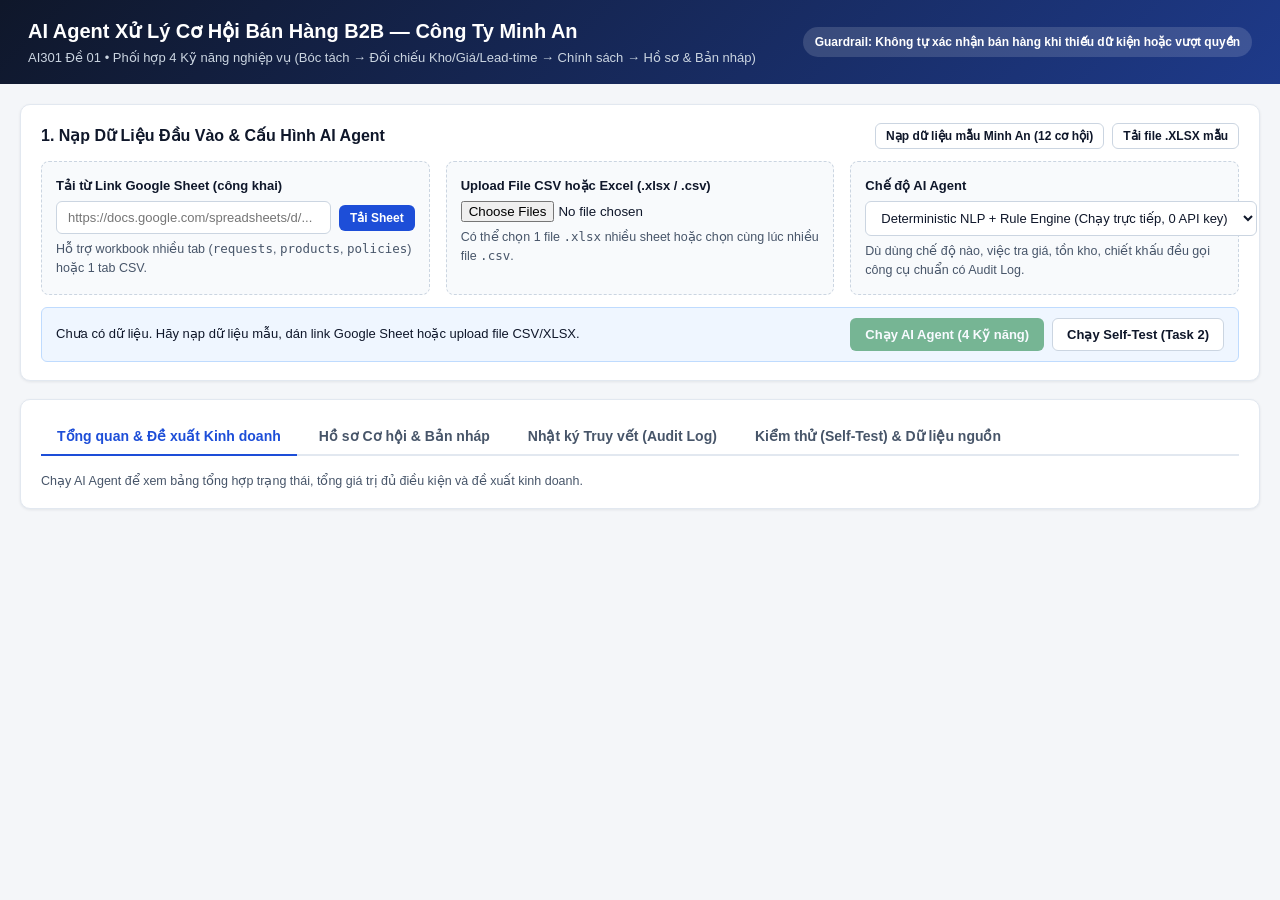
<file: app/index.html>
<!DOCTYPE html>
<html lang="vi">
<head>
  <meta charset="UTF-8" />
  <meta name="viewport" content="width=device-width, initial-scale=1.0" />
  <title>Minh An B2B Sales AI Agent — AI301 Đề 01</title>
  <link rel="stylesheet" href="styles.css" />
  <script src="https://cdn.sheetjs.com/xlsx-0.20.3/package/dist/xlsx.full.min.js"></script>
</head>
<body>
  <header class="topbar">
    <div>
      <h1>AI Agent Xử Lý Cơ Hội Bán Hàng B2B — Công Ty Minh An</h1>
      <p>AI301 Đề 01 • Phối hợp 4 Kỹ năng nghiệp vụ (Bóc tách → Đối chiếu Kho/Giá/Lead-time → Chính sách → Hồ sơ & Bản nháp)</p>
    </div>
    <div class="topbar-badge">Guardrail: Không tự xác nhận bán hàng khi thiếu dữ kiện hoặc vượt quyền</div>
  </header>

  <main class="container">
    <!-- NẠP DỮ LIỆU & CẤU HÌNH AGENT -->
    <section class="card">
      <div class="card-title">
        <span>1. Nạp Dữ Liệu Đầu Vào & Cấu Hình AI Agent</span>
        <div class="row">
          <button id="btnLoadSample" class="btn btn-outline btn-sm">Nạp dữ liệu mẫu Minh An (12 cơ hội)</button>
          <button id="btnDownloadTemplate" class="btn btn-outline btn-sm">Tải file .XLSX mẫu</button>
        </div>
      </div>

      <div class="input-grid">
        <div class="input-box">
          <label for="gsheetUrl">Tải từ Link Google Sheet (công khai)</label>
          <div class="row">
            <input id="gsheetUrl" type="text" class="grow" placeholder="https://docs.google.com/spreadsheets/d/..." />
            <button id="btnLoadGSheet" class="btn btn-primary btn-sm">Tải Sheet</button>
          </div>
          <p class="muted" style="margin:6px 0 0;">Hỗ trợ workbook nhiều tab (<code>requests</code>, <code>products</code>, <code>policies</code>) hoặc 1 tab CSV.</p>
        </div>

        <div class="input-box">
          <label for="fileInput">Upload File CSV hoặc Excel (.xlsx / .csv)</label>
          <div class="row">
            <input id="fileInput" type="file" accept=".csv,.xlsx,.xls,.json" multiple />
          </div>
          <p class="muted" style="margin:6px 0 0;">Có thể chọn 1 file <code>.xlsx</code> nhiều sheet hoặc chọn cùng lúc nhiều file <code>.csv</code>.</p>
        </div>

        <div class="input-box">
          <label for="llmProvider">Chế độ AI Agent</label>
          <div class="row">
            <select id="llmProvider">
              <option value="offline">Deterministic NLP + Rule Engine (Chạy trực tiếp, 0 API key)</option>
              <option value="gemini">Gemini API (Function/NLP Extraction + Rule Tools)</option>
              <option value="openai">OpenAI API (GPT-4o-mini + Rule Tools)</option>
            </select>
            <input id="llmApiKey" type="password" class="grow" placeholder="API Key (chỉ cần nếu chọn Gemini/OpenAI)" style="display:none;" />
          </div>
          <p class="muted" style="margin:6px 0 0;">Dù dùng chế độ nào, việc tra giá, tồn kho, chiết khấu đều gọi công cụ chuẩn có Audit Log.</p>
        </div>
      </div>

      <div class="status-bar">
        <div id="datasetSummary">Chưa có dữ liệu. Hãy nạp dữ liệu mẫu, dán link Google Sheet hoặc upload file CSV/XLSX.</div>
        <div class="row">
          <button id="btnRunAgent" class="btn btn-success" disabled>Chạy AI Agent (4 Kỹ năng)</button>
          <button id="btnRunSelfTest" class="btn btn-outline">Chạy Self-Test (Task 2)</button>
        </div>
      </div>
    </section>

    <!-- KẾT QUẢ OUTPUT TRỰC TIẾP TRÊN GIAO DIỆN -->
    <section class="card">
      <div class="tabs">
        <button class="tab-btn active" data-tab="tab-overview">Tổng quan & Đề xuất Kinh doanh</button>
        <button class="tab-btn" data-tab="tab-dossiers">Hồ sơ Cơ hội & Bản nháp</button>
        <button class="tab-btn" data-tab="tab-audit">Nhật ký Truy vết (Audit Log)</button>
        <button class="tab-btn" data-tab="tab-selftest">Kiểm thử (Self-Test) & Dữ liệu nguồn</button>
      </div>

      <!-- TAB 1: TỔNG QUAN -->
      <div id="tab-overview" class="tab-panel active">
        <div id="overviewEmpty" class="muted">Chạy AI Agent để xem bảng tổng hợp trạng thái, tổng giá trị đủ điều kiện và đề xuất kinh doanh.</div>
        <div id="overviewContent" style="display:none;">
          <div class="kpi-grid" id="kpiGrid"></div>

          <div class="split-layout">
            <div class="dossier-box">
              <h3 style="margin:0 0 10px; font-size:15px;">Bảng tổng hợp phân loại cơ hội</h3>
              <table>
                <thead>
                  <tr>
                    <th>Trạng thái xử lý</th>
                    <th>Số cơ hội</th>
                    <th>Tổng giá trị đề xuất</th>
                    <th>Tính vào Pipeline đủ điều kiện?</th>
                  </tr>
                </thead>
                <tbody id="summaryTableBody"></tbody>
              </table>
            </div>

            <div class="dossier-box">
              <h3 style="margin:0 0 10px; font-size:15px;">Đề xuất kinh doanh & Hành động cho Trưởng phòng</h3>
              <ul id="businessRecommendations" class="rec-list"></ul>
            </div>
          </div>
        </div>
      </div>

      <!-- TAB 2: HỒ SƠ CƠ HỘI -->
      <div id="tab-dossiers" class="tab-panel">
        <div class="row" style="margin-bottom:12px;">
          <select id="filterStatus">
            <option value="ALL">Tất cả trạng thái</option>
            <option value="Có thể tiếp tục">Có thể tiếp tục</option>
            <option value="Chờ duyệt">Chờ duyệt</option>
            <option value="Cần bổ sung thông tin">Cần bổ sung thông tin</option>
            <option value="Chưa đáp ứng">Chưa đáp ứng</option>
          </select>
          <input id="searchOpp" type="text" class="grow" placeholder="Tìm theo Mã YC, Khách hàng, NVKD..." />
        </div>

        <div class="split-layout">
          <div style="overflow-x:auto;">
            <table>
              <thead>
                <tr>
                  <th>Mã YC</th>
                  <th>Khách hàng & NVKD</th>
                  <th>Trạng thái</th>
                  <th>Giá trị đề xuất</th>
                  <th>Thao tác</th>
                </tr>
              </thead>
              <tbody id="oppTableBody"></tbody>
            </table>
          </div>

          <div id="dossierDetail" class="dossier-box">
            <p class="muted">Chọn một cơ hội bên trái để xem hồ sơ đối chiếu chi tiết, bản nháp phản hồi khách hàng và phiếu chuyển duyệt.</p>
          </div>
        </div>
      </div>

      <!-- TAB 3: AUDIT LOG -->
      <div id="tab-audit" class="tab-panel">
        <div class="row" style="margin-bottom:12px; justify-content:space-between;">
          <div class="row">
            <select id="filterLogReq">
              <option value="ALL">Tất cả Mã Yêu cầu</option>
            </select>
            <span id="logSaveStatus" class="muted"></span>
          </div>
          <button id="btnExportLogs" class="btn btn-outline btn-sm" disabled>Tải Audit Log (.json)</button>
        </div>
        <div style="overflow-x:auto; max-height:520px;">
          <table>
            <thead>
              <tr>
                <th>#</th>
                <th>Mã YC</th>
                <th>Kỹ năng (Skill)</th>
                <th>Công cụ (Tool Call)</th>
                <th>Đầu vào / Đầu ra</th>
                <th>Quy tắc áp dụng</th>
              </tr>
            </thead>
            <tbody id="auditTableBody"></tbody>
          </table>
        </div>
      </div>

      <!-- TAB 4: SELF-TEST & SOURCE DATA -->
      <div id="tab-selftest" class="tab-panel">
        <div id="selfTestResults" style="margin-bottom:18px;">
          <p class="muted">Nhấn <strong>"Chạy Self-Test (Task 2)"</strong> ở trên để kiểm thử tự động các trường hợp Thông thường, Thiếu dữ liệu và Ranh giới quy tắc.</p>
        </div>
        <div class="split-layout">
          <div class="dossier-box">
            <h3 style="margin:0 0 8px; font-size:15px;">Danh mục sản phẩm, giá & tồn kho hiện hành</h3>
            <div style="overflow-x:auto;">
              <table>
                <thead>
                  <tr><th>SKU</th><th>Tên sản phẩm</th><th>Đơn giá</th><th>Tồn</th><th>Lead-time</th></tr>
                </thead>
                <tbody id="catalogTableBody"></tbody>
              </table>
            </div>
          </div>
          <div class="dossier-box">
            <h3 style="margin:0 0 8px; font-size:15px;">Chính sách chiết khấu & chuyển duyệt</h3>
            <div style="overflow-x:auto;">
              <table>
                <thead>
                  <tr><th>Mã</th><th>Vai trò</th><th>CK tối đa</th><th>Người duyệt</th></tr>
                </thead>
                <tbody id="policyTableBody"></tbody>
              </table>
            </div>
          </div>
        </div>
      </div>
    </section>
  </main>

  <script type="module" src="js/main.js"></script>
</body>
</html>
</file>
<file: app-de09/styles.css>
:root {
  --bg-dot: #faf8fc;
  --dot-color: #e6d8ee;
  --surface: #ffffff;
  --border: #ede6f2;
  --text: #272230;
  --text-muted: #766d84;
  --pink-50: #fff1f6;
  --pink-100: #ffe4ef;
  --pink-400: #f472b6;
  --pink-500: #ec4899;
  --pink-600: #db2777;
  --purple-500: #a855f7;
  --mint-100: #dcfce7;
  --mint-500: #22c55e;
  --mint-600: #16a34a;
  --amber-100: #fef3c7;
  --amber-600: #d97706;
  --red-100: #fee2e2;
  --red-600: #dc2626;
  --radius: 18px;
  --shadow: 0 10px 28px rgba(177, 130, 195, 0.12);
  --font: "Inter", -apple-system, BlinkMacSystemFont, "Segoe UI", Roboto, sans-serif;
}

* { box-sizing: border-box; }
body {
  margin: 0;
  font-family: var(--font);
  color: var(--text);
  background-color: var(--bg-dot);
  background-image: radial-gradient(var(--dot-color) 1.2px, transparent 1.2px);
  background-size: 20px 20px;
  min-height: 100vh;
  overflow-x: hidden;
}

/* Smooth screen transitions */
.screen {
  transition: opacity 0.45s ease, transform 0.45s ease;
}
.screen.hidden {
  display: none;
  opacity: 0;
  transform: translateY(12px);
}

/* ================= MÀN HÌNH 1: WELCOME (MÀU HỒNG) ================= */
.welcome-screen {
  min-height: 100vh;
  background: linear-gradient(135deg, #fff0f6 0%, #ffd6e7 45%, #fbcfe8 100%);
  display: flex;
  align-items: center;
  justify-content: center;
  padding: 24px;
  position: relative;
  overflow: hidden;
}
.orb {
  position: absolute;
  border-radius: 50%;
  filter: blur(60px);
  opacity: 0.55;
  animation: floatOrb 8s ease-in-out infinite alternate;
  pointer-events: none;
}
.orb-1 { width: 320px; height: 320px; background: #f472b6; top: -80px; left: -60px; }
.orb-2 { width: 360px; height: 360px; background: #fb7185; bottom: -100px; right: -60px; animation-delay: 2s; }
@keyframes floatOrb {
  from { transform: translate(0, 0) scale(1); }
  to { transform: translate(24px, -20px) scale(1.08); }
}

.welcome-card {
  position: relative;
  z-index: 2;
  max-width: 540px;
  width: 100%;
  background: rgba(255, 255, 255, 0.78);
  backdrop-filter: blur(18px);
  border: 1.5px solid rgba(255, 255, 255, 0.9);
  border-radius: 28px;
  padding: 44px 36px;
  text-align: center;
  box-shadow: 0 24px 60px rgba(219, 39, 119, 0.16);
  animation: popIn 0.6s cubic-bezier(0.22, 1, 0.36, 1);
}
@keyframes popIn {
  from { opacity: 0; transform: translateY(20px) scale(0.97); }
  to { opacity: 1; transform: translateY(0) scale(1); }
}

.welcome-emblem {
  width: 78px;
  height: 78px;
  margin: 0 auto 18px;
  border-radius: 24px;
  background: linear-gradient(135deg, #f472b6, #db2777);
  color: #fff;
  display: flex;
  align-items: center;
  justify-content: center;
  box-shadow: 0 12px 28px rgba(236, 72, 153, 0.35);
}
.welcome-tag {
  display: inline-block;
  background: #ffe4ef;
  color: #be185d;
  font-size: 12px;
  font-weight: 700;
  padding: 5px 14px;
  border-radius: 999px;
  margin-bottom: 12px;
}
.welcome-title {
  margin: 0 0 10px;
  font-size: 28px;
  font-weight: 800;
  color: #4a102a;
  letter-spacing: -0.4px;
}
.welcome-desc {
  margin: 0 0 28px;
  font-size: 14.5px;
  color: #7c3b58;
  line-height: 1.6;
}
.btn-start-flow {
  background: linear-gradient(135deg, #ec4899 0%, #db2777 100%);
  color: #fff;
  border: none;
  padding: 15px 36px;
  border-radius: 999px;
  font-size: 16px;
  font-weight: 700;
  cursor: pointer;
  box-shadow: 0 12px 28px rgba(219, 39, 119, 0.35);
  transition: transform 0.2s ease, box-shadow 0.2s ease;
}
.btn-start-flow:hover {
  transform: translateY(-2px) scale(1.02);
  box-shadow: 0 16px 34px rgba(219, 39, 119, 0.45);
}
.welcome-footer {
  margin-top: 22px;
  font-size: 12px;
  color: #9d4e70;
}

/* ================= MÀN HÌNH 2: DASHBOARD CHÍNH ================= */
.topbar {
  background: rgba(255, 255, 255, 0.9);
  backdrop-filter: blur(12px);
  border-bottom: 1px solid var(--border);
  padding: 12px 24px;
  display: flex;
  justify-content: space-between;
  align-items: center;
  flex-wrap: wrap;
  gap: 12px;
  position: sticky;
  top: 0;
  z-index: 30;
}
.brand-row { display: flex; align-items: center; gap: 10px; flex-wrap: wrap; }
.brand-logo {
  width: 34px;
  height: 34px;
  border-radius: 50%;
  background: linear-gradient(135deg, #f472b6, #a855f7);
  color: #fff;
  display: flex;
  align-items: center;
  justify-content: center;
  font-weight: 800;
  font-size: 14px;
}
.brand-name { font-size: 16px; font-weight: 800; color: var(--text); }

.pill {
  padding: 4px 11px;
  border-radius: 999px;
  font-size: 12px;
  font-weight: 600;
  display: inline-flex;
  align-items: center;
  gap: 5px;
}
.pill-amber { background: #fef3c7; color: #b45309; }
.pill-mint { background: #dcfce7; color: #15803d; }
.pill-lav { background: #f3e8ff; color: #7e22ce; }
.pill-pink { background: #fce7f3; color: #be185d; }

.top-btn {
  border: 1px solid var(--border);
  background: #fff;
  color: var(--text);
  padding: 7px 13px;
  border-radius: 999px;
  font-size: 12.5px;
  font-weight: 600;
  cursor: pointer;
  transition: all 0.15s ease;
}
.top-btn:hover { background: #faf5ff; transform: translateY(-1px); }
.top-btn-pink {
  background: linear-gradient(135deg, #f472b6, #ec4899);
  color: #fff;
  border: none;
}

.dash-grid {
  max-width: 1400px;
  margin: 20px auto;
  padding: 0 20px 40px;
  display: grid;
  grid-template-columns: 310px 1fr;
  gap: 20px;
  align-items: start;
}
@media (max-width: 1020px) {
  .dash-grid { grid-template-columns: 1fr; }
}

/* macOS Window Card */
.win-card {
  background: var(--surface);
  border: 1px solid var(--border);
  border-radius: var(--radius);
  box-shadow: var(--shadow);
  padding: 16px 18px;
  margin-bottom: 16px;
  transition: transform 0.18s ease, box-shadow 0.18s ease;
}
.win-head {
  display: flex;
  justify-content: space-between;
  align-items: center;
  margin-bottom: 14px;
}
.win-title-wrap { display: flex; align-items: center; gap: 9px; font-weight: 700; font-size: 14px; }
.mac-dots { display: flex; gap: 5px; }
.dot { width: 9px; height: 9px; border-radius: 50%; }
.dot-r { background: #ff5f57; }
.dot-y { background: #febc2e; }
.dot-g { background: #28c840; }

/* 4-Step Pipeline Circles */
.steps-track {
  display: flex;
  align-items: center;
  justify-content: space-between;
  margin: 10px 0 14px;
  position: relative;
}
.steps-track::before {
  content: "";
  position: absolute;
  left: 16px;
  right: 16px;
  top: 50%;
  height: 2px;
  background: #e9e4f0;
  z-index: 0;
}
.step-node {
  width: 30px;
  height: 30px;
  border-radius: 50%;
  background: #f3eff8;
  color: var(--text-muted);
  font-size: 12px;
  font-weight: 700;
  display: flex;
  align-items: center;
  justify-content: center;
  position: relative;
  z-index: 1;
  transition: all 0.25s ease;
}
.step-node.done {
  background: #34d399;
  color: #fff;
  box-shadow: 0 4px 12px rgba(52, 211, 153, 0.35);
}
.step-node.active {
  background: #ec4899;
  color: #fff;
  transform: scale(1.1);
}

.btn-run-agent {
  width: 100%;
  border: none;
  border-radius: 12px;
  padding: 11px 16px;
  font-size: 13.5px;
  font-weight: 800;
  color: #fff;
  cursor: pointer;
  background: linear-gradient(90deg, #ec4899 0%, #a855f7 100%);
  box-shadow: 0 8px 20px rgba(236, 72, 153, 0.28);
  transition: transform 0.15s ease, opacity 0.15s ease;
}
.btn-run-agent:hover:not(:disabled) { transform: translateY(-1px); }
.btn-run-agent:disabled { opacity: 0.5; cursor: not-allowed; }

.status-callout {
  margin-top: 12px;
  background: #fffbeb;
  border: 1px solid #fde68a;
  border-radius: 10px;
  padding: 10px 12px;
  font-size: 12px;
  color: #92400e;
}

/* Sample & File/Sheet Switcher */
.sample-row {
  display: grid;
  grid-template-columns: repeat(3, 1fr);
  gap: 7px;
  margin-bottom: 10px;
}
.sample-pill {
  border: 1.5px solid var(--border);
  background: #fff;
  border-radius: 10px;
  padding: 7px 6px;
  font-size: 12px;
  font-weight: 700;
  cursor: pointer;
  transition: all 0.15s ease;
}
.sample-pill.active, .sample-pill:hover {
  border-color: #ec4899;
  background: #fff1f6;
  color: #be185d;
}

.mode-switch {
  display: grid;
  grid-template-columns: 1fr 1fr;
  background: #f4eff8;
  border-radius: 10px;
  padding: 3px;
  margin-bottom: 10px;
}
.mode-btn {
  border: none;
  background: transparent;
  padding: 6px;
  border-radius: 8px;
  font-size: 12.5px;
  font-weight: 600;
  color: var(--text-muted);
  cursor: pointer;
}
.mode-btn.active {
  background: #fff;
  color: var(--text);
  box-shadow: 0 2px 6px rgba(0, 0, 0, 0.06);
}

.dropzone {
  border: 1.5px dashed #e2c6de;
  border-radius: 12px;
  padding: 12px;
  text-align: center;
  background: #fdfaff;
  font-size: 12px;
  color: var(--text-muted);
}

.hitl-pill {
  background: #ecfdf5;
  border: 1px solid #a7f3d0;
  color: #065f46;
  border-radius: 12px;
  padding: 10px 14px;
  font-size: 12px;
  font-weight: 600;
}

/* Right Column Tabs */
.tabs-bar {
  display: flex;
  gap: 8px;
  margin-bottom: 16px;
  flex-wrap: wrap;
}
.tab-pill {
  border: 1px solid var(--border);
  background: #fff;
  padding: 8px 16px;
  border-radius: 999px;
  font-size: 13px;
  font-weight: 700;
  color: var(--text-muted);
  cursor: pointer;
  transition: all 0.15s ease;
}
.tab-pill.active {
  background: #fff;
  color: #be185d;
  border-color: #f9a8d4;
  box-shadow: 0 4px 12px rgba(236, 72, 153, 0.12);
}

.tab-panel { display: none; animation: fadeIn 0.25s ease; }
.tab-panel.active { display: block; }
@keyframes fadeIn { from { opacity: 0; } to { opacity: 1; } }

/* 3 Highlight Cards */
.highlights-grid {
  display: grid;
  grid-template-columns: 1fr 1fr 1fr;
  gap: 16px;
  margin-bottom: 16px;
}
@media (max-width: 1150px) {
  .highlights-grid { grid-template-columns: 1fr; }
}
.hl-card {
  border-radius: var(--radius);
  padding: 16px 18px;
  box-shadow: var(--shadow);
  color: #fff;
  position: relative;
}
.hl-pink {
  background: linear-gradient(135deg, #ff7eb3 0%, #ff5e9c 100%);
}
.hl-purple {
  background: linear-gradient(135deg, #8ec5fc 0%, #a78bfa 100%);
}
.hl-mint {
  background: linear-gradient(135deg, #ecfdf5 0%, #f0f9ff 100%);
  color: var(--text);
  border: 1px solid var(--border);
}
.hl-top {
  display: flex;
  justify-content: space-between;
  align-items: center;
  margin-bottom: 10px;
  font-size: 12px;
  font-weight: 700;
}
.hl-badge {
  background: rgba(255, 255, 255, 0.25);
  padding: 3px 9px;
  border-radius: 999px;
  font-size: 11.5px;
}
.hl-mint .hl-badge { background: #d1fae5; color: #065f46; }
.hl-big { font-size: 24px; font-weight: 800; margin: 4px 0; }
.hl-sub { font-size: 12px; opacity: 0.92; line-height: 1.45; }

/* Table */
table { width: 100%; border-collapse: collapse; font-size: 13px; }
th, td { text-align: left; padding: 11px 12px; border-bottom: 1px solid #f1ecf6; vertical-align: middle; }
th { font-size: 11.5px; text-transform: uppercase; color: var(--text-muted); font-weight: 700; }
tr.clickable:hover td { background: #fdf7fb; cursor: pointer; }

.chip {
  display: inline-block;
  padding: 3px 9px;
  border-radius: 999px;
  font-size: 11.5px;
  font-weight: 700;
}
.chip-green { background: var(--mint-100); color: var(--mint-600); }
.chip-purple { background: #f3e8ff; color: #7e22ce; }
.chip-amber { background: var(--amber-100); color: var(--amber-600); }
.chip-red { background: var(--red-100); color: var(--red-600); }

/* Modal */
.modal-backdrop {
  position: fixed;
  inset: 0;
  background: rgba(39, 34, 48, 0.45);
  backdrop-filter: blur(4px);
  display: none;
  align-items: center;
  justify-content: center;
  padding: 20px;
  z-index: 60;
}
.modal-backdrop.open { display: flex; }
.modal-box {
  background: #fff;
  border-radius: 22px;
  max-width: 720px;
  width: 100%;
  max-height: 88vh;
  overflow-y: auto;
  padding: 24px;
  box-shadow: 0 24px 60px rgba(0, 0, 0, 0.22);
}
.draft-box {
  background: #fdf9ff;
  border: 1px solid var(--border);
  border-radius: 12px;
  padding: 12px;
  font-size: 13px;
  white-space: pre-wrap;
}
.pre-box {
  background: #231f2e;
  color: #f3e8ff;
  padding: 9px;
  border-radius: 8px;
  font-family: ui-monospace, Menlo, monospace;
  font-size: 11.5px;
  white-space: pre-wrap;
  max-height: 110px;
  overflow-y: auto;
}
input[type="text"], input[type="password"], select {
  border: 1px solid var(--border);
  border-radius: 10px;
  padding: 7px 10px;
  font-size: 12.5px;
  width: 100%;
  outline: none;
}
input[type="text"]:focus, select:focus { border-color: #ec4899; }
.muted { color: var(--text-muted); font-size: 12px; }
</file>
<file: app-v2/styles.css>
:root {
  --bg: #1f2c2b;
  --bg-deep: #182322;
  --card: #273634;
  --card-elevated: #2f403e;
  --border: rgba(186, 206, 200, 0.14);
  --text: #eef3f1;
  --text-muted: #9eb3ae;
  --sage: #789f93;
  --sage-bright: #8cc2ab;
  --mint: #5c9e8b;
  --lime: #88be76;
  --amber: #e2b86b;
  --rose: #e07c7c;
  --lavender: #a99ce6;
  --radius: 18px;
  --radius-sm: 12px;
  --serif: "Playfair Display", Georgia, "Times New Roman", serif;
  --sans: -apple-system, BlinkMacSystemFont, "Segoe UI", Roboto, sans-serif;
}

* { box-sizing: border-box; }
body {
  margin: 0;
  font-family: var(--sans);
  background: radial-gradient(circle at top right, #2b3f3c 0%, var(--bg) 55%, var(--bg-deep) 100%);
  color: var(--text);
  min-height: 100vh;
  line-height: 1.55;
}

/* Header */
.topbar {
  padding: 20px 32px;
  display: flex;
  flex-wrap: wrap;
  justify-content: space-between;
  align-items: center;
  gap: 14px;
  border-bottom: 1px solid var(--border);
  background: rgba(24, 35, 34, 0.65);
  backdrop-filter: blur(10px);
}
.brand {
  display: flex;
  align-items: center;
  gap: 14px;
}
.lotus-icon {
  width: 42px;
  height: 42px;
  border-radius: 14px;
  background: linear-gradient(135deg, rgba(140, 194, 171, 0.25), rgba(92, 158, 139, 0.12));
  border: 1px solid rgba(140, 194, 171, 0.35);
  display: flex;
  align-items: center;
  justify-content: center;
  color: var(--sage-bright);
}
.topbar h1 {
  margin: 0;
  font-family: var(--serif);
  font-size: 23px;
  font-weight: 600;
  letter-spacing: 0.2px;
  color: #f4f8f6;
}
.topbar p {
  margin: 2px 0 0;
  font-size: 13px;
  color: var(--text-muted);
}
.pill-guardrail {
  background: rgba(120, 159, 147, 0.16);
  border: 1px solid rgba(140, 194, 171, 0.28);
  color: #cde3dc;
  padding: 7px 14px;
  border-radius: 999px;
  font-size: 12px;
  font-weight: 500;
}

.container {
  max-width: 1380px;
  margin: 24px auto;
  padding: 0 22px 48px;
}

/* Cards */
.card {
  background: var(--card);
  border: 1px solid var(--border);
  border-radius: var(--radius);
  padding: 20px 22px;
  margin-bottom: 20px;
  box-shadow: 0 12px 30px rgba(0, 0, 0, 0.22);
}
.card-header {
  display: flex;
  justify-content: space-between;
  align-items: center;
  flex-wrap: wrap;
  gap: 12px;
  margin-bottom: 16px;
}
.card-header h2 {
  margin: 0;
  font-family: var(--serif);
  font-size: 19px;
  font-weight: 600;
  color: #f4f8f6;
}

.input-grid {
  display: grid;
  grid-template-columns: repeat(auto-fit, minmax(300px, 1fr));
  gap: 14px;
}
.input-tile {
  background: var(--card-elevated);
  border: 1px solid var(--border);
  border-radius: var(--radius-sm);
  padding: 14px 16px;
}
.input-tile label {
  display: block;
  font-size: 12.5px;
  font-weight: 600;
  color: #cfe0db;
  margin-bottom: 8px;
  text-transform: uppercase;
  letter-spacing: 0.5px;
}

.row { display: flex; gap: 8px; align-items: center; flex-wrap: wrap; }

input[type="text"], input[type="password"], select {
  background: #1d2928;
  border: 1px solid rgba(186, 206, 200, 0.22);
  color: var(--text);
  padding: 9px 12px;
  border-radius: 10px;
  font-size: 13px;
  outline: none;
}
input[type="text"]:focus, input[type="password"]:focus, select:focus {
  border-color: var(--sage-bright);
}
input[type="text"].grow { flex: 1; min-width: 170px; }
input[type="file"] { font-size: 12.5px; color: var(--text-muted); }

/* Buttons */
.btn {
  border: 1px solid transparent;
  border-radius: 10px;
  padding: 9px 16px;
  font-size: 13px;
  font-weight: 600;
  cursor: pointer;
  transition: transform 0.12s ease, background 0.15s ease, opacity 0.15s ease;
  display: inline-flex;
  align-items: center;
  gap: 6px;
}
.btn:hover:not(:disabled) { transform: translateY(-1px); }
.btn:disabled { opacity: 0.45; cursor: not-allowed; }
.btn-sage {
  background: linear-gradient(135deg, #749b8e, #578274);
  color: #ffffff;
}
.btn-sage:hover:not(:disabled) { background: linear-gradient(135deg, #83ab9e, #639081); }
.btn-mint {
  background: linear-gradient(135deg, #6ba882, #4d8a68);
  color: #ffffff;
}
.btn-ghost {
  background: rgba(255, 255, 255, 0.06);
  border-color: var(--border);
  color: #dce8e4;
}
.btn-ghost:hover:not(:disabled) { background: rgba(255, 255, 255, 0.12); }
.btn-sm { padding: 6px 12px; font-size: 12px; border-radius: 8px; }

.status-ribbon {
  margin-top: 14px;
  padding: 12px 16px;
  border-radius: var(--radius-sm);
  background: rgba(92, 158, 139, 0.14);
  border: 1px solid rgba(140, 194, 171, 0.25);
  display: flex;
  justify-content: space-between;
  align-items: center;
  flex-wrap: wrap;
  gap: 10px;
  font-size: 13px;
}

/* Tabs */
.tabs {
  display: flex;
  gap: 8px;
  border-bottom: 1px solid var(--border);
  margin-bottom: 18px;
  flex-wrap: wrap;
}
.tab-btn {
  background: transparent;
  border: none;
  padding: 10px 16px;
  font-size: 13.5px;
  font-weight: 600;
  color: var(--text-muted);
  cursor: pointer;
  border-bottom: 2px solid transparent;
  margin-bottom: -1px;
}
.tab-btn.active {
  color: var(--sage-bright);
  border-bottom-color: var(--sage-bright);
}
.tab-panel { display: none; }
.tab-panel.active { display: block; }

/* Sleep-session & Tools style KPI cards */
.session-grid {
  display: grid;
  grid-template-columns: repeat(auto-fit, minmax(210px, 1fr));
  gap: 14px;
  margin-bottom: 18px;
}
.session-card {
  border-radius: var(--radius);
  padding: 18px;
  position: relative;
  overflow: hidden;
  border: 1px solid rgba(255, 255, 255, 0.1);
}
.session-card.hero {
  background: linear-gradient(155deg, #4b7d6f 0%, #2f564c 100%);
}
.session-card.teal {
  background: linear-gradient(155deg, #4f8576 0%, #376156 100%);
}
.session-card.sage {
  background: linear-gradient(155deg, #5d946f 0%, #3e6c4e 100%);
}
.session-card.amber-card {
  background: linear-gradient(155deg, #6e6343 0%, #4a422c 100%);
}
.session-card.rose-card {
  background: linear-gradient(155deg, #6f4848 0%, #4b2f2f 100%);
}
.session-label {
  font-size: 12px;
  text-transform: uppercase;
  letter-spacing: 0.6px;
  color: rgba(255, 255, 255, 0.8);
  font-weight: 600;
}
.session-num {
  font-family: var(--serif);
  font-size: 25px;
  font-weight: 700;
  color: #ffffff;
  margin: 6px 0 4px;
}
.session-sub {
  font-size: 12px;
  color: rgba(255, 255, 255, 0.78);
}

/* Charts & 2-col layout */
.split-layout {
  display: grid;
  grid-template-columns: 1.2fr 1fr;
  gap: 18px;
}
@media (max-width: 980px) {
  .split-layout { grid-template-columns: 1fr; }
}
.sub-card {
  background: var(--card-elevated);
  border: 1px solid var(--border);
  border-radius: var(--radius-sm);
  padding: 16px;
}
.sub-card h3 {
  margin: 0 0 12px;
  font-family: var(--serif);
  font-size: 16px;
  color: #f4f8f6;
}

/* Badges */
.badge {
  display: inline-block;
  padding: 3px 10px;
  border-radius: 999px;
  font-size: 11.5px;
  font-weight: 600;
  white-space: nowrap;
}
.badge-green { background: rgba(136, 190, 118, 0.2); color: #a7e094; border: 1px solid rgba(136, 190, 118, 0.35); }
.badge-purple { background: rgba(169, 156, 230, 0.2); color: #cbc2f7; border: 1px solid rgba(169, 156, 230, 0.35); }
.badge-amber { background: rgba(226, 184, 107, 0.2); color: #f2cf8d; border: 1px solid rgba(226, 184, 107, 0.35); }
.badge-red { background: rgba(224, 124, 124, 0.2); color: #f5a6a6; border: 1px solid rgba(224, 124, 124, 0.35); }
.badge-blue { background: rgba(140, 194, 171, 0.2); color: #a6dcc5; border: 1px solid rgba(140, 194, 171, 0.35); }

/* Tables */
table { width: 100%; border-collapse: collapse; font-size: 13px; }
th, td {
  text-align: left;
  padding: 10px 12px;
  border-bottom: 1px solid var(--border);
  vertical-align: top;
}
th {
  font-size: 11.5px;
  text-transform: uppercase;
  letter-spacing: 0.5px;
  color: var(--text-muted);
  background: rgba(0, 0, 0, 0.16);
}
tr:hover td { background: rgba(255, 255, 255, 0.03); }

.draft-box {
  background: #1b2625;
  border: 1px solid var(--border);
  border-radius: 10px;
  padding: 14px;
  font-size: 13px;
  white-space: pre-wrap;
  color: #e4eeea;
}
.pre-box {
  background: #151e1d;
  border: 1px solid var(--border);
  border-radius: 8px;
  padding: 10px;
  font-family: ui-monospace, SFMono-Regular, Menlo, monospace;
  font-size: 11.5px;
  color: #b7d2c9;
  white-space: pre-wrap;
  max-height: 115px;
  overflow-y: auto;
}
.slip-box {
  background: rgba(169, 156, 230, 0.12);
  border: 1px solid rgba(169, 156, 230, 0.35);
  border-radius: 12px;
  padding: 12px 14px;
  margin-top: 12px;
  font-size: 13px;
}
.muted { color: var(--text-muted); font-size: 12.5px; }
.rec-list { margin: 8px 0 0; padding-left: 18px; }
.rec-list li { margin-bottom: 8px; font-size: 13.5px; color: #dbe7e3; }

/* Bar chart inside sub-card */
.bar-row {
  display: flex;
  align-items: center;
  gap: 10px;
  margin-bottom: 10px;
  font-size: 12.5px;
}
.bar-label { width: 155px; color: #d5e3df; }
.bar-track {
  flex: 1;
  height: 12px;
  background: rgba(255, 255, 255, 0.08);
  border-radius: 999px;
  overflow: hidden;
}
.bar-fill {
  height: 100%;
  border-radius: 999px;
  transition: width 0.4s ease;
}
.bar-val { width: 130px; text-align: right; color: var(--text-muted); font-variant-numeric: tabular-nums; }
</file>
<file: app-v3/styles.css>
:root {
  --bg: #fafaf8;
  --surface: #ffffff;
  --ivory: #f3f3ea;
  --border: #e7e7e2;
  --text: #161616;
  --text-muted: #70706b;
  --charcoal: #1c1c1c;
  --green: #16794c;
  --green-bg: #e7f6ee;
  --purple: #6440c6;
  --purple-bg: #f1edfc;
  --amber: #a86408;
  --amber-bg: #fef4e3;
  --red: #be2b2b;
  --red-bg: #fdeaea;
  --radius: 14px;
  --font: "Inter", -apple-system, BlinkMacSystemFont, "Segoe UI", Roboto, sans-serif;
}

* { box-sizing: border-box; }
body {
  margin: 0;
  font-family: var(--font);
  background: var(--bg);
  color: var(--text);
  line-height: 1.45;
}

.app-shell {
  display: grid;
  grid-template-columns: 230px 1fr;
  min-height: 100vh;
}
@media (max-width: 900px) {
  .app-shell { grid-template-columns: 1fr; }
  .sidebar { display: none; }
}

/* Sidebar */
.sidebar {
  background: var(--surface);
  border-right: 1px solid var(--border);
  padding: 24px 16px;
  display: flex;
  flex-direction: column;
  justify-content: space-between;
}
.brand-title {
  font-size: 19px;
  font-weight: 800;
  letter-spacing: -0.3px;
  padding: 0 10px 20px;
}
.nav-group { display: flex; flex-direction: column; gap: 4px; margin-bottom: 24px; }
.nav-label {
  font-size: 11px;
  font-weight: 600;
  color: var(--text-muted);
  text-transform: uppercase;
  letter-spacing: 0.6px;
  padding: 6px 10px;
}
.nav-item {
  background: transparent;
  border: none;
  text-align: left;
  padding: 9px 12px;
  border-radius: 10px;
  font-size: 13.5px;
  font-weight: 500;
  color: #3f3f3c;
  cursor: pointer;
  display: flex;
  justify-content: space-between;
  align-items: center;
}
.nav-item:hover { background: #f4f4f0; }
.nav-item.active {
  background: #f1f1ec;
  color: var(--text);
  font-weight: 700;
}
.nav-count {
  font-size: 11px;
  background: #e9e9e3;
  color: var(--text);
  padding: 1px 7px;
  border-radius: 999px;
  font-weight: 600;
}

.rep-list { display: flex; flex-direction: column; gap: 10px; padding: 4px 10px; }
.rep-row { display: flex; align-items: center; gap: 9px; font-size: 12.5px; }
.rep-avatar {
  width: 28px;
  height: 28px;
  border-radius: 50%;
  background: #1c1c1c;
  color: #fff;
  font-size: 11px;
  font-weight: 700;
  display: flex;
  align-items: center;
  justify-content: center;
  flex-shrink: 0;
}
.rep-role { font-size: 11px; color: var(--text-muted); }

/* Main area */
.main-area { display: flex; flex-direction: column; min-width: 0; }

/* Topbar */
.topbar {
  background: var(--surface);
  border-bottom: 1px solid var(--border);
  padding: 14px 28px;
  display: flex;
  justify-content: space-between;
  align-items: center;
  gap: 12px;
  flex-wrap: wrap;
}
.search-wrap {
  display: flex;
  align-items: center;
  gap: 8px;
  flex: 1;
  max-width: 380px;
}
.search-input {
  width: 100%;
  border: 1px solid transparent;
  background: #f5f5f2;
  padding: 8px 12px;
  border-radius: 10px;
  font-size: 13.5px;
  color: var(--text);
  outline: none;
}
.search-input:focus { border-color: #c8c8c0; background: #fff; }

.top-actions { display: flex; align-items: center; gap: 8px; flex-wrap: wrap; }
.btn {
  border: 1px solid var(--border);
  background: var(--surface);
  color: var(--text);
  padding: 8px 14px;
  border-radius: 10px;
  font-size: 13px;
  font-weight: 600;
  cursor: pointer;
  display: inline-flex;
  align-items: center;
  gap: 6px;
}
.btn:hover:not(:disabled) { background: #f3f3ef; }
.btn:disabled { opacity: 0.45; cursor: not-allowed; }
.btn-black {
  background: var(--charcoal);
  color: #fff;
  border-color: var(--charcoal);
}
.btn-black:hover:not(:disabled) { background: #333; }
.btn-sm { padding: 5px 10px; font-size: 12px; border-radius: 8px; }

/* Warm Ivory Analytics Banner */
.ivory-banner {
  background: var(--ivory);
  border-bottom: 1px solid var(--border);
  padding: 22px 28px;
  display: grid;
  grid-template-columns: 1.15fr 0.9fr 0.7fr 1.1fr;
  gap: 20px;
  align-items: center;
}
@media (max-width: 1100px) {
  .ivory-banner { grid-template-columns: 1fr 1fr; }
}
.banner-title { font-size: 12.5px; font-weight: 600; color: var(--text-muted); margin-bottom: 10px; }
.mini-bars {
  display: flex;
  align-items: flex-end;
  gap: 14px;
  height: 82px;
}
.bar-col { display: flex; flex-direction: column; align-items: center; gap: 5px; flex: 1; }
.bar-pair { display: flex; align-items: flex-end; gap: 4px; height: 60px; }
.bar-striped {
  width: 12px;
  border-radius: 4px 4px 0 0;
  background: repeating-linear-gradient(45deg, #c9c9be, #c9c9be 2px, transparent 2px, transparent 5px);
}
.bar-solid {
  width: 12px;
  border-radius: 4px 4px 0 0;
  background: var(--charcoal);
}
.bar-lbl { font-size: 11px; color: var(--text-muted); white-space: nowrap; }

.gauge-wrap { display: flex; flex-direction: column; align-items: center; }
.gauge-pct { font-size: 26px; font-weight: 800; margin-top: -28px; }
.gauge-sub { font-size: 12px; color: var(--text-muted); }

.big-metric-num { font-size: 32px; font-weight: 700; letter-spacing: -0.5px; }
.big-metric-sub { font-size: 12.5px; color: var(--text-muted); margin-top: 4px; }

/* Content */
.content-pad { padding: 22px 28px 40px; }
.view-panel { display: none; }
.view-panel.active { display: block; }

/* Data Loader Strip */
.loader-strip {
  background: var(--surface);
  border: 1px solid var(--border);
  border-radius: var(--radius);
  padding: 14px 18px;
  margin-bottom: 20px;
  display: grid;
  grid-template-columns: 1.2fr 1fr 1fr;
  gap: 14px;
  align-items: end;
}
@media (max-width: 1000px) {
  .loader-strip { grid-template-columns: 1fr; }
}
.field-lbl { display: block; font-size: 11.5px; font-weight: 700; color: var(--text-muted); text-transform: uppercase; margin-bottom: 5px; }
.row { display: flex; gap: 8px; align-items: center; flex-wrap: wrap; }
input[type="text"], input[type="password"], select {
  border: 1px solid var(--border);
  background: #fafaf8;
  padding: 7px 10px;
  border-radius: 8px;
  font-size: 13px;
  color: var(--text);
}
input[type="text"].grow { flex: 1; min-width: 160px; }

/* 4-Column Kanban */
.kanban-grid {
  display: grid;
  grid-template-columns: repeat(4, minmax(230px, 1fr));
  gap: 16px;
  overflow-x: auto;
}
.kanban-col-head {
  display: flex;
  justify-content: space-between;
  align-items: center;
  margin-bottom: 12px;
  padding: 0 2px;
}
.kanban-col-title { font-size: 15px; font-weight: 700; }
.kanban-col-badge {
  border: 1px solid var(--border);
  background: var(--surface);
  padding: 2px 9px;
  border-radius: 8px;
  font-size: 12px;
  font-weight: 600;
}
.kanban-cards { display: flex; flex-direction: column; gap: 12px; }
.k-card {
  background: var(--surface);
  border: 1px solid var(--border);
  border-radius: var(--radius);
  padding: 14px 15px;
  cursor: pointer;
  transition: transform 0.12s ease, box-shadow 0.15s ease;
}
.k-card:hover { transform: translateY(-2px); box-shadow: 0 8px 20px rgba(0, 0, 0, 0.06); }
.k-card.selected {
  background: var(--charcoal);
  border-color: var(--charcoal);
  color: #ffffff;
}
.k-card.selected .k-desc, .k-card.selected .k-meta { color: #b7b7b0; }
.k-card.selected .k-pill { background: #2e2e2e; border-color: #3e3e3e; color: #f0f0ec; }

.k-top { display: flex; justify-content: space-between; align-items: flex-start; gap: 8px; margin-bottom: 6px; }
.k-name { font-size: 14px; font-weight: 700; }
.k-id { font-size: 11.5px; font-weight: 600; opacity: 0.7; }
.k-desc { font-size: 12.5px; color: var(--text-muted); margin-bottom: 10px; }
.k-foot { display: flex; justify-content: space-between; align-items: center; gap: 6px; flex-wrap: wrap; }
.k-pill {
  font-size: 11.5px;
  padding: 3px 8px;
  border-radius: 7px;
  border: 1px solid var(--border);
  background: #fafaf8;
  font-weight: 600;
}
.k-meta { font-size: 11.5px; color: var(--text-muted); font-weight: 600; }

/* Slide-over / Detail Card */
.drawer-backdrop {
  position: fixed;
  inset: 0;
  background: rgba(16, 16, 16, 0.35);
  display: none;
  justify-content: flex-end;
  z-index: 50;
}
.drawer-backdrop.open { display: flex; }
.drawer {
  width: min(640px, 95vw);
  background: var(--surface);
  height: 100%;
  overflow-y: auto;
  padding: 24px;
  box-shadow: -12px 0 40px rgba(0, 0, 0, 0.15);
}

.badge {
  display: inline-block;
  padding: 3px 9px;
  border-radius: 999px;
  font-size: 11.5px;
  font-weight: 600;
}
.badge-green { background: var(--green-bg); color: var(--green); }
.badge-purple { background: var(--purple-bg); color: var(--purple); }
.badge-amber { background: var(--amber-bg); color: var(--amber); }
.badge-red { background: var(--red-bg); color: var(--red); }

table { width: 100%; border-collapse: collapse; font-size: 13px; }
th, td { text-align: left; padding: 9px 10px; border-bottom: 1px solid var(--border); vertical-align: top; }
th { font-size: 11px; text-transform: uppercase; color: var(--text-muted); background: #f8f8f5; }
.card-box {
  background: var(--surface);
  border: 1px solid var(--border);
  border-radius: var(--radius);
  padding: 18px;
  margin-bottom: 16px;
}
.draft-box {
  background: #fafaf8;
  border: 1px solid var(--border);
  border-radius: 10px;
  padding: 12px;
  font-size: 13px;
  white-space: pre-wrap;
}
.slip-box {
  background: var(--purple-bg);
  border: 1px solid #d5c7f7;
  border-radius: 10px;
  padding: 12px;
  margin-top: 12px;
  font-size: 13px;
}
.pre-box {
  background: #181818;
  color: #e6e6e0;
  padding: 10px;
  border-radius: 8px;
  font-family: ui-monospace, Menlo, monospace;
  font-size: 11.5px;
  white-space: pre-wrap;
  max-height: 110px;
  overflow-y: auto;
}
.muted { color: var(--text-muted); font-size: 12.5px; }
</file>
<file: app-v4/styles.css>
:root {
  --bg-dot: #faf8fc;
  --dot-color: #e6d8ee;
  --surface: #ffffff;
  --border: #ede6f2;
  --text: #272230;
  --text-muted: #766d84;
  --pink-50: #fff1f6;
  --pink-100: #ffe4ef;
  --pink-400: #f472b6;
  --pink-500: #ec4899;
  --pink-600: #db2777;
  --purple-500: #a855f7;
  --mint-100: #dcfce7;
  --mint-500: #22c55e;
  --mint-600: #16a34a;
  --amber-100: #fef3c7;
  --amber-600: #d97706;
  --red-100: #fee2e2;
  --red-600: #dc2626;
  --radius: 18px;
  --shadow: 0 10px 28px rgba(177, 130, 195, 0.12);
  --font: "Inter", -apple-system, BlinkMacSystemFont, "Segoe UI", Roboto, sans-serif;
}

* { box-sizing: border-box; }
body {
  margin: 0;
  font-family: var(--font);
  color: var(--text);
  background-color: var(--bg-dot);
  background-image: radial-gradient(var(--dot-color) 1.2px, transparent 1.2px);
  background-size: 20px 20px;
  min-height: 100vh;
  overflow-x: hidden;
}

/* Smooth screen transitions */
.screen {
  transition: opacity 0.45s ease, transform 0.45s ease;
}
.screen.hidden {
  display: none;
  opacity: 0;
  transform: translateY(12px);
}

/* ================= MÀN HÌNH 1: WELCOME (MÀU HỒNG) ================= */
.welcome-screen {
  min-height: 100vh;
  background: linear-gradient(135deg, #fff0f6 0%, #ffd6e7 45%, #fbcfe8 100%);
  display: flex;
  align-items: center;
  justify-content: center;
  padding: 24px;
  position: relative;
  overflow: hidden;
}
.orb {
  position: absolute;
  border-radius: 50%;
  filter: blur(60px);
  opacity: 0.55;
  animation: floatOrb 8s ease-in-out infinite alternate;
  pointer-events: none;
}
.orb-1 { width: 320px; height: 320px; background: #f472b6; top: -80px; left: -60px; }
.orb-2 { width: 360px; height: 360px; background: #fb7185; bottom: -100px; right: -60px; animation-delay: 2s; }
@keyframes floatOrb {
  from { transform: translate(0, 0) scale(1); }
  to { transform: translate(24px, -20px) scale(1.08); }
}

.welcome-card {
  position: relative;
  z-index: 2;
  max-width: 540px;
  width: 100%;
  background: rgba(255, 255, 255, 0.78);
  backdrop-filter: blur(18px);
  border: 1.5px solid rgba(255, 255, 255, 0.9);
  border-radius: 28px;
  padding: 44px 36px;
  text-align: center;
  box-shadow: 0 24px 60px rgba(219, 39, 119, 0.16);
  animation: popIn 0.6s cubic-bezier(0.22, 1, 0.36, 1);
}
@keyframes popIn {
  from { opacity: 0; transform: translateY(20px) scale(0.97); }
  to { opacity: 1; transform: translateY(0) scale(1); }
}

.welcome-emblem {
  width: 78px;
  height: 78px;
  margin: 0 auto 18px;
  border-radius: 24px;
  background: linear-gradient(135deg, #f472b6, #db2777);
  color: #fff;
  display: flex;
  align-items: center;
  justify-content: center;
  box-shadow: 0 12px 28px rgba(236, 72, 153, 0.35);
}
.welcome-tag {
  display: inline-block;
  background: #ffe4ef;
  color: #be185d;
  font-size: 12px;
  font-weight: 700;
  padding: 5px 14px;
  border-radius: 999px;
  margin-bottom: 12px;
}
.welcome-title {
  margin: 0 0 10px;
  font-size: 28px;
  font-weight: 800;
  color: #4a102a;
  letter-spacing: -0.4px;
}
.welcome-desc {
  margin: 0 0 28px;
  font-size: 14.5px;
  color: #7c3b58;
  line-height: 1.6;
}
.btn-start-flow {
  background: linear-gradient(135deg, #ec4899 0%, #db2777 100%);
  color: #fff;
  border: none;
  padding: 15px 36px;
  border-radius: 999px;
  font-size: 16px;
  font-weight: 700;
  cursor: pointer;
  box-shadow: 0 12px 28px rgba(219, 39, 119, 0.35);
  transition: transform 0.2s ease, box-shadow 0.2s ease;
}
.btn-start-flow:hover {
  transform: translateY(-2px) scale(1.02);
  box-shadow: 0 16px 34px rgba(219, 39, 119, 0.45);
}
.welcome-footer {
  margin-top: 22px;
  font-size: 12px;
  color: #9d4e70;
}

/* ================= MÀN HÌNH 2: DASHBOARD CHÍNH ================= */
.topbar {
  background: rgba(255, 255, 255, 0.9);
  backdrop-filter: blur(12px);
  border-bottom: 1px solid var(--border);
  padding: 12px 24px;
  display: flex;
  justify-content: space-between;
  align-items: center;
  flex-wrap: wrap;
  gap: 12px;
  position: sticky;
  top: 0;
  z-index: 30;
}
.brand-row { display: flex; align-items: center; gap: 10px; flex-wrap: wrap; }
.brand-logo {
  width: 34px;
  height: 34px;
  border-radius: 50%;
  background: linear-gradient(135deg, #f472b6, #a855f7);
  color: #fff;
  display: flex;
  align-items: center;
  justify-content: center;
  font-weight: 800;
  font-size: 14px;
}
.brand-name { font-size: 16px; font-weight: 800; color: var(--text); }

.pill {
  padding: 4px 11px;
  border-radius: 999px;
  font-size: 12px;
  font-weight: 600;
  display: inline-flex;
  align-items: center;
  gap: 5px;
}
.pill-amber { background: #fef3c7; color: #b45309; }
.pill-mint { background: #dcfce7; color: #15803d; }
.pill-lav { background: #f3e8ff; color: #7e22ce; }
.pill-pink { background: #fce7f3; color: #be185d; }

.top-btn {
  border: 1px solid var(--border);
  background: #fff;
  color: var(--text);
  padding: 7px 13px;
  border-radius: 999px;
  font-size: 12.5px;
  font-weight: 600;
  cursor: pointer;
  transition: all 0.15s ease;
}
.top-btn:hover { background: #faf5ff; transform: translateY(-1px); }
.top-btn-pink {
  background: linear-gradient(135deg, #f472b6, #ec4899);
  color: #fff;
  border: none;
}

.dash-grid {
  max-width: 1400px;
  margin: 20px auto;
  padding: 0 20px 40px;
  display: grid;
  grid-template-columns: 310px 1fr;
  gap: 20px;
  align-items: start;
}
@media (max-width: 1020px) {
  .dash-grid { grid-template-columns: 1fr; }
}

/* macOS Window Card */
.win-card {
  background: var(--surface);
  border: 1px solid var(--border);
  border-radius: var(--radius);
  box-shadow: var(--shadow);
  padding: 16px 18px;
  margin-bottom: 16px;
  transition: transform 0.18s ease, box-shadow 0.18s ease;
}
.win-head {
  display: flex;
  justify-content: space-between;
  align-items: center;
  margin-bottom: 14px;
}
.win-title-wrap { display: flex; align-items: center; gap: 9px; font-weight: 700; font-size: 14px; }
.mac-dots { display: flex; gap: 5px; }
.dot { width: 9px; height: 9px; border-radius: 50%; }
.dot-r { background: #ff5f57; }
.dot-y { background: #febc2e; }
.dot-g { background: #28c840; }

/* 4-Step Pipeline Circles */
.steps-track {
  display: flex;
  align-items: center;
  justify-content: space-between;
  margin: 10px 0 14px;
  position: relative;
}
.steps-track::before {
  content: "";
  position: absolute;
  left: 16px;
  right: 16px;
  top: 50%;
  height: 2px;
  background: #e9e4f0;
  z-index: 0;
}
.step-node {
  width: 30px;
  height: 30px;
  border-radius: 50%;
  background: #f3eff8;
  color: var(--text-muted);
  font-size: 12px;
  font-weight: 700;
  display: flex;
  align-items: center;
  justify-content: center;
  position: relative;
  z-index: 1;
  transition: all 0.25s ease;
}
.step-node.done {
  background: #34d399;
  color: #fff;
  box-shadow: 0 4px 12px rgba(52, 211, 153, 0.35);
}
.step-node.active {
  background: #ec4899;
  color: #fff;
  transform: scale(1.1);
}

.btn-run-agent {
  width: 100%;
  border: none;
  border-radius: 12px;
  padding: 11px 16px;
  font-size: 13.5px;
  font-weight: 800;
  color: #fff;
  cursor: pointer;
  background: linear-gradient(90deg, #ec4899 0%, #a855f7 100%);
  box-shadow: 0 8px 20px rgba(236, 72, 153, 0.28);
  transition: transform 0.15s ease, opacity 0.15s ease;
}
.btn-run-agent:hover:not(:disabled) { transform: translateY(-1px); }
.btn-run-agent:disabled { opacity: 0.5; cursor: not-allowed; }

.status-callout {
  margin-top: 12px;
  background: #fffbeb;
  border: 1px solid #fde68a;
  border-radius: 10px;
  padding: 10px 12px;
  font-size: 12px;
  color: #92400e;
}

/* Sample & File/Sheet Switcher */
.sample-row {
  display: grid;
  grid-template-columns: repeat(3, 1fr);
  gap: 7px;
  margin-bottom: 10px;
}
.sample-pill {
  border: 1.5px solid var(--border);
  background: #fff;
  border-radius: 10px;
  padding: 7px 6px;
  font-size: 12px;
  font-weight: 700;
  cursor: pointer;
  transition: all 0.15s ease;
}
.sample-pill.active, .sample-pill:hover {
  border-color: #ec4899;
  background: #fff1f6;
  color: #be185d;
}

.mode-switch {
  display: grid;
  grid-template-columns: 1fr 1fr;
  background: #f4eff8;
  border-radius: 10px;
  padding: 3px;
  margin-bottom: 10px;
}
.mode-btn {
  border: none;
  background: transparent;
  padding: 6px;
  border-radius: 8px;
  font-size: 12.5px;
  font-weight: 600;
  color: var(--text-muted);
  cursor: pointer;
}
.mode-btn.active {
  background: #fff;
  color: var(--text);
  box-shadow: 0 2px 6px rgba(0, 0, 0, 0.06);
}

.dropzone {
  border: 1.5px dashed #e2c6de;
  border-radius: 12px;
  padding: 12px;
  text-align: center;
  background: #fdfaff;
  font-size: 12px;
  color: var(--text-muted);
}

.hitl-pill {
  background: #ecfdf5;
  border: 1px solid #a7f3d0;
  color: #065f46;
  border-radius: 12px;
  padding: 10px 14px;
  font-size: 12px;
  font-weight: 600;
}

/* Right Column Tabs */
.tabs-bar {
  display: flex;
  gap: 8px;
  margin-bottom: 16px;
  flex-wrap: wrap;
}
.tab-pill {
  border: 1px solid var(--border);
  background: #fff;
  padding: 8px 16px;
  border-radius: 999px;
  font-size: 13px;
  font-weight: 700;
  color: var(--text-muted);
  cursor: pointer;
  transition: all 0.15s ease;
}
.tab-pill.active {
  background: #fff;
  color: #be185d;
  border-color: #f9a8d4;
  box-shadow: 0 4px 12px rgba(236, 72, 153, 0.12);
}

.tab-panel { display: none; animation: fadeIn 0.25s ease; }
.tab-panel.active { display: block; }
@keyframes fadeIn { from { opacity: 0; } to { opacity: 1; } }

/* 3 Highlight Cards */
.highlights-grid {
  display: grid;
  grid-template-columns: 1fr 1fr 1fr;
  gap: 16px;
  margin-bottom: 16px;
}
@media (max-width: 1150px) {
  .highlights-grid { grid-template-columns: 1fr; }
}
.hl-card {
  border-radius: var(--radius);
  padding: 16px 18px;
  box-shadow: var(--shadow);
  color: #fff;
  position: relative;
}
.hl-pink {
  background: linear-gradient(135deg, #ff7eb3 0%, #ff5e9c 100%);
}
.hl-purple {
  background: linear-gradient(135deg, #8ec5fc 0%, #a78bfa 100%);
}
.hl-mint {
  background: linear-gradient(135deg, #ecfdf5 0%, #f0f9ff 100%);
  color: var(--text);
  border: 1px solid var(--border);
}
.hl-top {
  display: flex;
  justify-content: space-between;
  align-items: center;
  margin-bottom: 10px;
  font-size: 12px;
  font-weight: 700;
}
.hl-badge {
  background: rgba(255, 255, 255, 0.25);
  padding: 3px 9px;
  border-radius: 999px;
  font-size: 11.5px;
}
.hl-mint .hl-badge { background: #d1fae5; color: #065f46; }
.hl-big { font-size: 24px; font-weight: 800; margin: 4px 0; }
.hl-sub { font-size: 12px; opacity: 0.92; line-height: 1.45; }

/* Table */
table { width: 100%; border-collapse: collapse; font-size: 13px; }
th, td { text-align: left; padding: 11px 12px; border-bottom: 1px solid #f1ecf6; vertical-align: middle; }
th { font-size: 11.5px; text-transform: uppercase; color: var(--text-muted); font-weight: 700; }
tr.clickable:hover td { background: #fdf7fb; cursor: pointer; }

.chip {
  display: inline-block;
  padding: 3px 9px;
  border-radius: 999px;
  font-size: 11.5px;
  font-weight: 700;
}
.chip-green { background: var(--mint-100); color: var(--mint-600); }
.chip-purple { background: #f3e8ff; color: #7e22ce; }
.chip-amber { background: var(--amber-100); color: var(--amber-600); }
.chip-red { background: var(--red-100); color: var(--red-600); }

/* Modal */
.modal-backdrop {
  position: fixed;
  inset: 0;
  background: rgba(39, 34, 48, 0.45);
  backdrop-filter: blur(4px);
  display: none;
  align-items: center;
  justify-content: center;
  padding: 20px;
  z-index: 60;
}
.modal-backdrop.open { display: flex; }
.modal-box {
  background: #fff;
  border-radius: 22px;
  max-width: 720px;
  width: 100%;
  max-height: 88vh;
  overflow-y: auto;
  padding: 24px;
  box-shadow: 0 24px 60px rgba(0, 0, 0, 0.22);
}
.draft-box {
  background: #fdf9ff;
  border: 1px solid var(--border);
  border-radius: 12px;
  padding: 12px;
  font-size: 13px;
  white-space: pre-wrap;
}
.pre-box {
  background: #231f2e;
  color: #f3e8ff;
  padding: 9px;
  border-radius: 8px;
  font-family: ui-monospace, Menlo, monospace;
  font-size: 11.5px;
  white-space: pre-wrap;
  max-height: 110px;
  overflow-y: auto;
}
input[type="text"], input[type="password"], select {
  border: 1px solid var(--border);
  border-radius: 10px;
  padding: 7px 10px;
  font-size: 12.5px;
  width: 100%;
  outline: none;
}
input[type="text"]:focus, select:focus { border-color: #ec4899; }
.muted { color: var(--text-muted); font-size: 12px; }
</file>
<file: app/styles.css>
:root {
  --bg: #f4f6f9;
  --surface: #ffffff;
  --surface-alt: #f8fafc;
  --border: #e2e8f0;
  --text: #0f172a;
  --text-muted: #475569;
  --primary: #1d4ed8;
  --primary-hover: #1e40af;
  --green: #15803d;
  --green-bg: #dcfce7;
  --amber: #b45309;
  --amber-bg: #fef3c7;
  --red: #b91c1c;
  --red-bg: #fee2e2;
  --blue: #1d4ed8;
  --blue-bg: #dbeafe;
  --purple: #6d28d9;
  --purple-bg: #ede9fe;
  --radius: 10px;
  --shadow: 0 1px 3px rgba(15, 23, 42, 0.08);
}

* { box-sizing: border-box; }
body {
  margin: 0;
  font-family: -apple-system, BlinkMacSystemFont, "Segoe UI", Roboto, "Helvetica Neue", Arial, sans-serif;
  background: var(--bg);
  color: var(--text);
  line-height: 1.5;
}

.topbar {
  background: linear-gradient(135deg, #0f172a 0%, #1e3a8a 100%);
  color: #fff;
  padding: 16px 28px;
  display: flex;
  flex-wrap: wrap;
  justify-content: space-between;
  align-items: center;
  gap: 12px;
}
.topbar h1 { margin: 0; font-size: 20px; font-weight: 700; }
.topbar p { margin: 2px 0 0; font-size: 13px; color: #cbd5e1; }
.topbar-badge {
  background: rgba(255,255,255,0.14);
  padding: 6px 12px;
  border-radius: 999px;
  font-size: 12px;
  font-weight: 600;
}

.container {
  max-width: 1360px;
  margin: 20px auto;
  padding: 0 20px 40px;
}

.card {
  background: var(--surface);
  border: 1px solid var(--border);
  border-radius: var(--radius);
  box-shadow: var(--shadow);
  padding: 18px 20px;
  margin-bottom: 18px;
}
.card-title {
  margin: 0 0 12px;
  font-size: 16px;
  font-weight: 700;
  display: flex;
  align-items: center;
  justify-content: space-between;
  gap: 10px;
}

.input-grid {
  display: grid;
  grid-template-columns: repeat(auto-fit, minmax(300px, 1fr));
  gap: 16px;
}

.input-box {
  background: var(--surface-alt);
  border: 1px dashed #cbd5e1;
  border-radius: 8px;
  padding: 14px;
}
.input-box label {
  display: block;
  font-size: 13px;
  font-weight: 600;
  margin-bottom: 6px;
}

.row { display: flex; gap: 8px; align-items: center; flex-wrap: wrap; }
input[type="text"], input[type="password"], select {
  padding: 8px 11px;
  border: 1px solid #cbd5e1;
  border-radius: 6px;
  font-size: 13px;
  background: #fff;
  color: var(--text);
}
input[type="text"].grow { flex: 1; min-width: 180px; }

.btn {
  padding: 8px 14px;
  border-radius: 6px;
  border: 1px solid transparent;
  font-size: 13px;
  font-weight: 600;
  cursor: pointer;
  transition: all 0.15s ease;
  display: inline-flex;
  align-items: center;
  gap: 6px;
}
.btn-primary { background: var(--primary); color: #fff; }
.btn-primary:hover { background: var(--primary-hover); }
.btn-success { background: var(--green); color: #fff; }
.btn-success:hover { background: #166534; }
.btn-outline { background: #fff; border-color: #cbd5e1; color: var(--text); }
.btn-outline:hover { background: #f1f5f9; }
.btn-sm { padding: 5px 10px; font-size: 12px; }
.btn:disabled { opacity: 0.55; cursor: not-allowed; }

.status-bar {
  margin-top: 12px;
  padding: 10px 14px;
  background: #eff6ff;
  border: 1px solid #bfdbfe;
  border-radius: 6px;
  font-size: 13px;
  display: flex;
  justify-content: space-between;
  align-items: center;
  flex-wrap: wrap;
  gap: 10px;
}

.tabs {
  display: flex;
  gap: 6px;
  border-bottom: 2px solid var(--border);
  margin-bottom: 16px;
  flex-wrap: wrap;
}
.tab-btn {
  background: transparent;
  border: none;
  padding: 10px 16px;
  font-size: 14px;
  font-weight: 600;
  color: var(--text-muted);
  cursor: pointer;
  border-bottom: 2px solid transparent;
  margin-bottom: -2px;
}
.tab-btn.active {
  color: var(--primary);
  border-bottom-color: var(--primary);
}
.tab-panel { display: none; }
.tab-panel.active { display: block; }

.kpi-grid {
  display: grid;
  grid-template-columns: repeat(auto-fit, minmax(210px, 1fr));
  gap: 14px;
  margin-bottom: 16px;
}
.kpi-card {
  background: var(--surface);
  border: 1px solid var(--border);
  border-radius: 8px;
  padding: 14px 16px;
}
.kpi-card.highlight {
  background: linear-gradient(135deg, #eff6ff 0%, #dbeafe 100%);
  border-color: #93c5fd;
}
.kpi-label { font-size: 12px; font-weight: 600; color: var(--text-muted); text-transform: uppercase; }
.kpi-value { font-size: 22px; font-weight: 800; margin: 4px 0; }
.kpi-sub { font-size: 12px; color: var(--text-muted); }

.badge {
  display: inline-block;
  padding: 3px 9px;
  border-radius: 999px;
  font-size: 12px;
  font-weight: 600;
  white-space: nowrap;
}
.badge-green { background: var(--green-bg); color: var(--green); }
.badge-amber { background: var(--amber-bg); color: var(--amber); }
.badge-red { background: var(--red-bg); color: var(--red); }
.badge-purple { background: var(--purple-bg); color: var(--purple); }
.badge-blue { background: var(--blue-bg); color: var(--blue); }

table {
  width: 100%;
  border-collapse: collapse;
  font-size: 13px;
}
th, td {
  text-align: left;
  padding: 10px 12px;
  border-bottom: 1px solid var(--border);
  vertical-align: top;
}
th {
  background: var(--surface-alt);
  font-weight: 700;
  color: var(--text-muted);
  font-size: 12px;
  text-transform: uppercase;
}
tr:hover td { background: #f8fafc; }

.split-layout {
  display: grid;
  grid-template-columns: 1.25fr 1fr;
  gap: 18px;
}
@media (max-width: 980px) {
  .split-layout { grid-template-columns: 1fr; }
}

.dossier-box {
  background: var(--surface-alt);
  border: 1px solid var(--border);
  border-radius: 8px;
  padding: 16px;
}
.pre-box {
  background: #0f172a;
  color: #e2e8f0;
  padding: 12px;
  border-radius: 6px;
  font-family: ui-monospace, SFMono-Regular, Menlo, monospace;
  font-size: 12px;
  white-space: pre-wrap;
  max-height: 280px;
  overflow-y: auto;
}
.draft-box {
  background: #fff;
  border: 1px solid #cbd5e1;
  border-radius: 6px;
  padding: 12px;
  font-size: 13px;
  white-space: pre-wrap;
}
.alert-slip {
  background: #faf5ff;
  border: 1px solid #d8b4fe;
  border-radius: 8px;
  padding: 12px 14px;
  margin-top: 12px;
}
.rec-list { margin: 8px 0 0; padding-left: 18px; }
.rec-list li { margin-bottom: 6px; font-size: 13.5px; }
.muted { color: var(--text-muted); font-size: 12.5px; }
</file>
